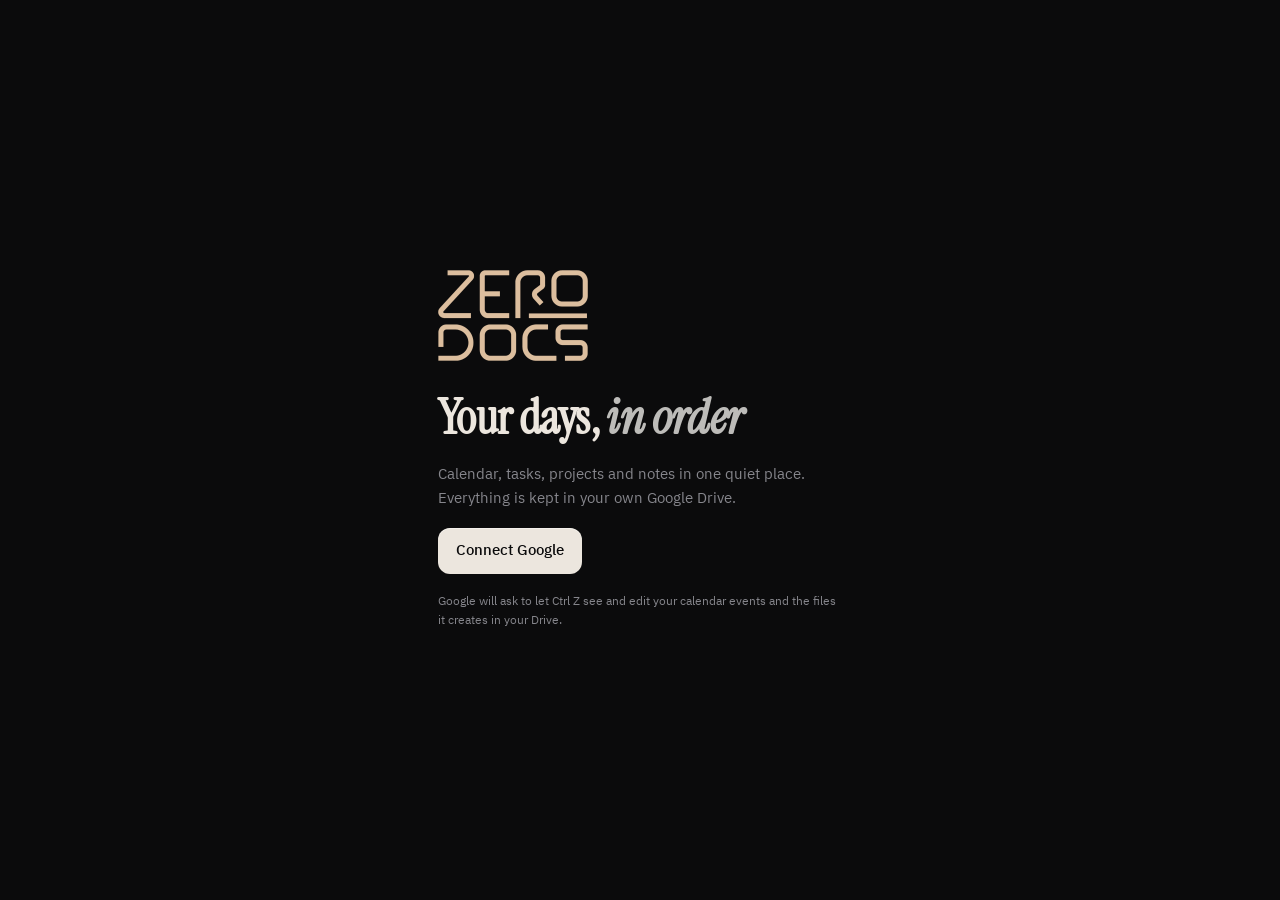
<file: index.html>
<!doctype html>
<html lang="en">
<head>
<meta charset="utf-8">
<meta name="viewport" content="width=device-width, initial-scale=1, viewport-fit=cover">
<meta name="theme-color" content="#0B0B0C">
<meta name="color-scheme" content="dark">
<meta name="application-name" content="Ctrl Z">
<meta name="apple-mobile-web-app-title" content="Ctrl Z">
<title>Zerodocs control</title>
<link rel="manifest" href="manifest.webmanifest">
<link rel="icon" href="favicon.png" type="image/png">
<link rel="apple-touch-icon" href="apple-touch-icon.png">
<link rel="preconnect" href="https://fonts.googleapis.com">
<link rel="preconnect" href="https://fonts.gstatic.com" crossorigin>
<link rel="stylesheet" href="https://fonts.googleapis.com/css2?family=IBM+Plex+Sans+Arabic:wght@300;400;500;600;700&family=IBM+Plex+Mono:wght@400;500&family=Instrument+Serif:ital@0;1&display=swap">
<link rel="stylesheet" href="styles.css">
</head>
<body>
<div id="app"></div>
<div id="sheet-root"></div>
<div id="toast" role="status" aria-live="polite"></div>
<script src="app.js"></script>
</body>
</html>
</file>
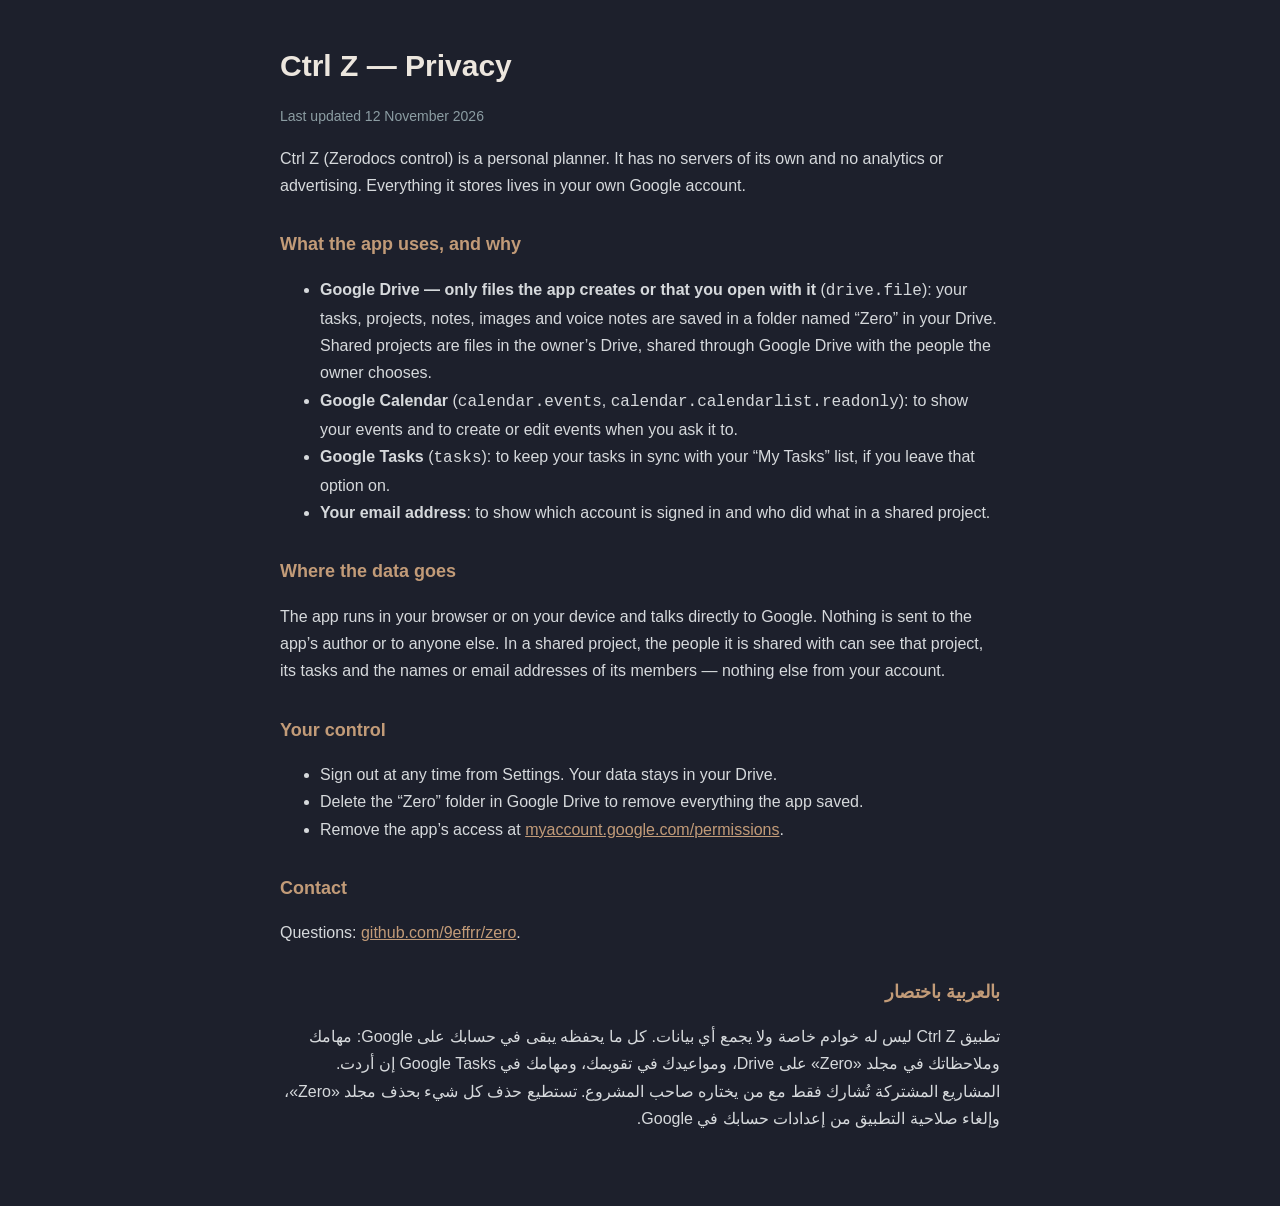
<file: privacy.html>
<!doctype html>
<html lang="en">
<head>
<meta charset="utf-8">
<meta name="viewport" content="width=device-width, initial-scale=1">
<title>Ctrl Z · Privacy</title>
<style>
  :root{--bg:#1D202C;--tx:#ECE6DE;--mut:#8C9DA3;--accent:#C29B78}
  html,body{margin:0;background:var(--bg);color:var(--tx);font:16px/1.7 -apple-system,"Segoe UI",Roboto,"Noto Sans","Noto Sans Arabic",Tahoma,sans-serif}
  main{max-width:720px;margin:0 auto;padding:40px 16px 64px}
  h1{font-size:30px;margin:0 0 6px}
  h2{font-size:18px;margin:30px 0 6px;color:var(--accent)}
  p,li{color:#d6d9dc}
  .mut{color:var(--mut);font-size:14px}
  a{color:var(--accent)}
  [dir=rtl]{font-size:16px}
</style>
</head>
<body>
<main>
  <h1>Ctrl Z — Privacy</h1>
  <p class="mut">Last updated 12 November 2026</p>

  <p>Ctrl Z (Zerodocs control) is a personal planner. It has no servers of its own and no analytics or advertising. Everything it stores lives in your own Google account.</p>

  <h2>What the app uses, and why</h2>
  <ul>
    <li><b>Google Drive — only files the app creates or that you open with it</b> (<code>drive.file</code>): your tasks, projects, notes, images and voice notes are saved in a folder named “Zero” in your Drive. Shared projects are files in the owner’s Drive, shared through Google Drive with the people the owner chooses.</li>
    <li><b>Google Calendar</b> (<code>calendar.events</code>, <code>calendar.calendarlist.readonly</code>): to show your events and to create or edit events when you ask it to.</li>
    <li><b>Google Tasks</b> (<code>tasks</code>): to keep your tasks in sync with your “My Tasks” list, if you leave that option on.</li>
    <li><b>Your email address</b>: to show which account is signed in and who did what in a shared project.</li>
  </ul>

  <h2>Where the data goes</h2>
  <p>The app runs in your browser or on your device and talks directly to Google. Nothing is sent to the app’s author or to anyone else. In a shared project, the people it is shared with can see that project, its tasks and the names or email addresses of its members — nothing else from your account.</p>

  <h2>Your control</h2>
  <ul>
    <li>Sign out at any time from Settings. Your data stays in your Drive.</li>
    <li>Delete the “Zero” folder in Google Drive to remove everything the app saved.</li>
    <li>Remove the app’s access at <a href="https://myaccount.google.com/permissions">myaccount.google.com/permissions</a>.</li>
  </ul>

  <h2>Contact</h2>
  <p>Questions: <a href="https://github.com/9effrr/zero">github.com/9effrr/zero</a>.</p>

  <div dir="rtl" lang="ar">
    <h2>بالعربية باختصار</h2>
    <p>تطبيق Ctrl Z ليس له خوادم خاصة ولا يجمع أي بيانات. كل ما يحفظه يبقى في حسابك على Google: مهامك وملاحظاتك في مجلد «Zero» على Drive، ومواعيدك في تقويمك، ومهامك في Google Tasks إن أردت. المشاريع المشتركة تُشارك فقط مع من يختاره صاحب المشروع. تستطيع حذف كل شيء بحذف مجلد «Zero»، وإلغاء صلاحية التطبيق من إعدادات حسابك في Google.</p>
  </div>
</main>
</body>
</html>
</file>
<file: styles.css>
:root{
  --bg:#0B0B0C; --deep:#060607; --s1:#151517; --s2:#1E1E21; --s3:#2B2B2F;
  --line:#1C1C1F; --line2:#2C2C30; --hair:rgba(236,230,222,.07); --hair2:rgba(236,230,222,.12);
  --tx:#ECE6DE; --tx2:#BDBCB9; --mut:#86868C; --dim:#56565B;
  --sand:#C29B78; --sand2:#DDBF9F; --beige:#E7D4BD; --ink:#0B0B0C;
  --blue:#93AFC2; --orange:#E5916B; --green:#9CC2A4; --red:#E88B7D;
  --font:"IBM Plex Sans Arabic",system-ui,-apple-system,"Segoe UI",sans-serif;
  --ar:"IBM Plex Sans Arabic",system-ui,sans-serif;
  --serif:"Instrument Serif",Georgia,"Times New Roman",serif;
  --mono:"IBM Plex Mono",ui-monospace,Menlo,monospace;
  --ease:cubic-bezier(.22,1,.36,1);
  --r:12px;
  --safe-b:env(safe-area-inset-bottom,0px);
}
*{box-sizing:border-box}
html,body{margin:0;background:var(--bg);color:var(--tx);font-family:var(--font);-webkit-font-smoothing:antialiased;-webkit-tap-highlight-color:transparent}
body{min-height:100vh;min-height:100dvh}
button,input,textarea,select{font:inherit;color:inherit}
button{cursor:pointer}
a{color:var(--blue)}
[dir=auto],.t{font-family:var(--font)}
.hide{display:none!important}
.mut{color:var(--mut)}
.or{color:var(--orange)}
.bl{color:var(--blue)}
.num{font-variant-numeric:tabular-nums}
.sr{position:absolute;width:1px;height:1px;overflow:hidden;clip:rect(0 0 0 0);white-space:nowrap}
:focus-visible{outline:2px solid var(--blue);outline-offset:2px}

/* ---------- shell ---------- */
.shell{display:flex;min-height:100vh;min-height:100dvh}
.side{display:none}
.main{flex:1;min-width:0;padding:20px 16px calc(150px + var(--safe-b))}
.bottom{position:fixed;left:0;right:0;bottom:0;z-index:20;background:rgba(11,11,12,.96);backdrop-filter:blur(12px);-webkit-backdrop-filter:blur(12px);border-top:1px solid var(--line);padding:10px 12px calc(8px + var(--safe-b))}
.tabs{display:flex;gap:2px;margin:8px -12px 0;padding:0 8px;overflow-x:auto;scrollbar-width:none;-webkit-overflow-scrolling:touch}
.tabs::-webkit-scrollbar{display:none}
.tabs button{flex:0 0 auto;background:none;border:0;color:var(--mut);font-size:13px;padding:8px 12px;min-height:40px;border-radius:10px;white-space:nowrap;display:inline-flex;align-items:center;gap:6px}
.tabs button.on{color:var(--tx);font-weight:500;background:var(--s1)}

/* ---------- quick add ---------- */
.qa{display:flex;align-items:center;gap:8px;background:var(--s1);border:1px solid var(--line2);border-radius:14px;padding:0 6px 0 14px;height:50px}
.qa input{flex:1;min-width:0;background:transparent;border:0;outline:0;font-size:16px;font-family:var(--font)}
.qa input::placeholder{color:var(--mut)}
.qa .go{width:38px;height:38px;border-radius:10px;border:0;background:var(--tx);color:var(--bg);display:flex;align-items:center;justify-content:center;flex-shrink:0}
.qa-prev{display:flex;flex-wrap:wrap;gap:6px;padding:6px 2px 0}
.qa-prev:empty{display:none}
.chip{font-size:12px;padding:4px 8px;border-radius:7px;background:var(--s2);color:var(--tx2);display:inline-flex;align-items:center;gap:5px;border:0}
.chip.or{background:rgba(229,145,107,.16);color:#F0B092}
.chip.bl{background:rgba(147,175,194,.16);color:#C4D5E0}

/* ---------- headers ---------- */
.hdr{display:flex;justify-content:space-between;align-items:center;gap:12px;margin-bottom:16px}
.hdr h1{margin:0;font-size:26px;font-weight:600;letter-spacing:-.4px}
.hdr h1 span{color:var(--mut);font-weight:400}
.hdr .sub{font-size:13px;color:var(--mut);margin-bottom:2px}
.ib{width:40px;height:40px;border-radius:20px;border:0;background:transparent;color:var(--mut);display:inline-flex;align-items:center;justify-content:center;padding:0;flex-shrink:0}
.ib:hover{background:var(--s1);color:var(--tx)}
.ib.ring{border:1px solid var(--line2);background:var(--s1)}
.row{display:flex;align-items:center;gap:4px}
.pill{height:32px;padding:0 12px;border-radius:16px;border:1px solid var(--line2);background:var(--s1);color:var(--tx2);font-size:13px}
.sync-dot{width:7px;height:7px;border-radius:4px;background:var(--dim);display:inline-block}
.sync-dot.ok{background:var(--green)}.sync-dot.busy{background:var(--blue)}.sync-dot.err{background:var(--orange)}

/* ---------- sections ---------- */
.sec{margin-top:22px}
.sec-h{display:flex;justify-content:space-between;align-items:center;margin:0 0 8px}
.sec-h h2{margin:0;font-size:12px;font-weight:600;letter-spacing:1.2px;color:var(--mut);text-transform:uppercase}
.sec-h h2.or{color:var(--orange)}
.sec-h .mut{font-size:12px}
.day-title{margin:0 0 10px;font-size:15px;font-weight:600}
.empty{font-size:14px;color:var(--mut);padding:6px 0}

/* ---------- calendar ---------- */
.cal-wd{display:grid;grid-template-columns:repeat(7,minmax(0,1fr))}
.cal-wd>span{text-align:center;font-size:11px;font-weight:500;color:var(--mut);padding:4px 0}
.cal{display:grid;grid-template-columns:repeat(7,minmax(0,1fr));gap:2px}
.cell{border:0;background:transparent;padding:4px 0 2px;display:flex;flex-direction:column;align-items:center;gap:4px;min-height:52px;border-radius:10px;min-width:0}
.cell .n{width:28px;height:28px;border-radius:14px;display:flex;align-items:center;justify-content:center;font-size:14px;color:var(--tx)}
.cell.out .n{color:var(--dim)}
.cell.sel .n{box-shadow:inset 0 0 0 1px var(--tx)}
.cell.today .n{background:var(--tx);color:var(--bg);font-weight:600;box-shadow:none}
.dots{display:flex;gap:3px;height:5px}
.dots i{width:5px;height:5px;border-radius:3px;display:block}
.chips{display:none}
.legend{display:flex;gap:14px;justify-content:center;padding-top:8px;flex-wrap:wrap}
.legend span{display:flex;align-items:center;gap:6px;font-size:11px;color:var(--mut)}
.legend i{width:6px;height:6px;border-radius:3px;display:block}
.k-ev{background:var(--blue)}.k-task{background:var(--mut)}.k-urgent{background:var(--orange)}

/* ---------- items ---------- */
.ev{display:flex;gap:12px;align-items:stretch;background:var(--s1);border:1px solid var(--line);border-radius:var(--r);padding:10px 12px;margin-bottom:8px;width:100%;text-align:left}
.ev .bar{width:3px;border-radius:2px;flex-shrink:0}
.ev .b{display:flex;flex-direction:column;gap:2px;min-width:0;flex:1}
.ev .tt{font-size:15px;font-family:var(--ar);overflow-wrap:anywhere}
.ev .mt{font-size:12px;color:var(--mut)}
.task{display:flex;gap:12px;align-items:flex-start;padding:8px 0;width:100%}
.task .chk{width:22px;height:22px;border-radius:11px;border:1.5px solid var(--line2);background:transparent;padding:0;margin-top:1px;flex-shrink:0;display:flex;align-items:center;justify-content:center;color:var(--mut)}
.task .chk.urg{border-color:var(--orange)}
.task .chk.done{border:0;background:var(--s3)}
.task .chk:hover{border-color:var(--tx)}
.task .b{display:flex;flex-direction:column;gap:3px;min-width:0;flex:1;background:none;border:0;padding:0;text-align:left;color:inherit}
.task .tt{font-size:15px;font-family:var(--ar);overflow-wrap:anywhere;line-height:1.4}
.task.isdone .tt{color:var(--mut);text-decoration:line-through}
.task .mt{font-size:12px;color:var(--mut);display:flex;align-items:center;gap:4px;flex-wrap:wrap}
.task.ghost{opacity:.55}
.add-row{display:grid;grid-template-columns:1fr 1fr;gap:8px;margin-top:4px}
.dash{height:42px;border:1px dashed var(--line2);border-radius:10px;background:transparent;color:var(--mut);font-size:13px}
.dash:hover{color:var(--tx);border-color:var(--line2)}

/* ---------- cards / lists ---------- */
.card{background:var(--s1);border:1px solid var(--line);border-radius:14px}
.plist{display:flex;flex-direction:column;gap:10px}
.pcard{display:flex;flex-direction:column;gap:10px;padding:14px 16px;text-align:left;width:100%}
.pcard .nm{font-size:16px;font-weight:600;font-family:var(--ar)}
.prog{height:4px;border-radius:2px;background:var(--line);overflow:hidden}
.prog i{display:block;height:4px;background:var(--tx)}
.stage{margin-top:22px}
.stage-h{display:flex;justify-content:space-between;align-items:center;gap:10px;margin-bottom:4px}
.stage-h input{background:transparent;border:0;outline:0;font-size:15px;font-weight:600;flex:1;min-width:0;padding:4px 0;font-family:var(--ar)}
.inline-add{display:flex;align-items:center;gap:10px;height:44px;color:var(--mut);font-size:14px}
.inline-add input{flex:1;background:transparent;border:0;outline:0;font-size:15px;min-width:0;font-family:var(--ar)}
.inline-add svg{flex-shrink:0}

/* ---------- forms ---------- */
.field{display:flex;justify-content:space-between;align-items:center;padding:0 14px;min-height:48px;border-bottom:1px solid var(--line);gap:12px}
.field:last-child{border-bottom:0}
.field label,.field .lb{font-size:14px;color:var(--mut);flex-shrink:0}
.field input,.field select{background:transparent;border:0;outline:0;font-size:14px;text-align:right;min-width:0;color:var(--tx);color-scheme:dark}
.field select{appearance:none;-webkit-appearance:none;padding-right:2px;cursor:pointer}
.field select option{background:var(--s1)}
.sw{position:relative;width:44px;height:26px;border-radius:13px;background:var(--s3);border:0;padding:0;flex-shrink:0}
.sw::after{content:"";position:absolute;top:3px;left:3px;width:20px;height:20px;border-radius:10px;background:var(--mut);transition:transform .15s}
.sw.on{background:rgba(242,166,90,.35)}
.sw.on::after{transform:translateX(18px);background:var(--orange)}
.sw.on.blue{background:rgba(122,162,255,.35)}.sw.on.blue::after{background:var(--blue)}
.ta{width:100%;min-height:90px;background:var(--s1);border:1px solid var(--line);border-radius:12px;padding:12px 14px;outline:0;font-size:15px;line-height:1.6;resize:vertical;font-family:var(--ar);color:var(--tx2)}
.ta:focus,.tin:focus{border-color:var(--line2)}
.tin{width:100%;height:46px;background:var(--s1);border:1px solid var(--line);border-radius:12px;padding:0 14px;outline:0;font-size:15px;font-family:var(--ar)}
.btn{height:48px;border-radius:12px;border:1px solid var(--line2);background:var(--s1);color:var(--tx);font-size:15px;padding:0 18px;display:inline-flex;align-items:center;justify-content:center;gap:8px}
.btn.pri{background:var(--tx);color:var(--bg);border:0;font-weight:500}
.btn.danger{color:var(--red);background:transparent;border-color:transparent}
.btn.full{width:100%}
.btn:disabled{opacity:.5}
.seg{display:grid;grid-auto-flow:column;grid-auto-columns:1fr;gap:4px;background:var(--s1);border:1px solid var(--line);border-radius:12px;padding:4px}
.seg button{height:36px;border:0;border-radius:8px;background:transparent;color:var(--mut);font-size:13px}
.seg button.on{background:var(--s3);color:var(--tx);font-weight:500}
.quick{display:flex;gap:6px;flex-wrap:wrap;padding:8px 0 0}

/* ---------- sheet ---------- */
.sheet-bg{position:fixed;inset:0;z-index:50;background:rgba(0,0,0,.55);animation:fade .15s}
.sheet{position:fixed;z-index:51;inset:0;background:var(--bg);overflow-y:auto;-webkit-overflow-scrolling:touch;padding:12px 18px calc(40px + var(--safe-b));animation:up .18s ease-out}
.sheet-top{display:flex;justify-content:space-between;align-items:center;margin:0 -10px 10px;min-height:44px}
.sheet-top .crumb{font-size:13px;color:var(--mut);text-align:center;flex:1;overflow:hidden;text-overflow:ellipsis;white-space:nowrap}
.title-in{width:100%;background:transparent;border:0;outline:0;font-size:22px;font-weight:600;line-height:1.35;resize:none;font-family:var(--ar);padding:0;overflow:hidden}
.sub{display:flex;align-items:center;gap:12px;min-height:42px}
.sub .box{width:20px;height:20px;border-radius:6px;border:1.5px solid var(--line2);background:transparent;padding:0;flex-shrink:0;display:flex;align-items:center;justify-content:center;color:var(--mut)}
.sub .box.on{background:var(--s3);border:0}
.sub input{flex:1;background:transparent;border:0;outline:0;font-size:15px;min-width:0;font-family:var(--ar)}
.sub.on input{color:var(--mut);text-decoration:line-through}
.sub .x{opacity:0}
.sub:hover .x,.sub:focus-within .x{opacity:1}
@keyframes up{from{transform:translateY(16px)}to{transform:none}}
@keyframes fade{from{opacity:0}}

/* ---------- review ---------- */
.stats{display:grid;grid-template-columns:repeat(2,minmax(0,1fr));gap:10px}
.stat{padding:14px;display:flex;flex-direction:column;gap:4px}
.stat .k{font-size:12px;color:var(--mut)}
.stat .v{font-size:26px;font-weight:600;font-variant-numeric:tabular-nums}
.stat .s{font-size:12px;color:var(--mut)}
.bars{display:flex;flex-direction:column;gap:14px}
.bars .l{display:flex;justify-content:space-between;font-size:14px;margin-bottom:6px;gap:10px}
.bars .t{height:6px;border-radius:3px;background:var(--line)}
.bars .t i{display:block;height:6px;border-radius:3px;background:var(--tx)}

/* ---------- welcome ---------- */
.welcome{min-height:100vh;min-height:100dvh;display:flex;flex-direction:column;justify-content:center;align-items:flex-start;gap:18px;padding:32px 28px;max-width:460px;margin:0 auto}
.brand-logo{display:block;width:150px;height:auto;margin-bottom:6px}
.side-logo{display:block;width:66px;height:auto}
.mob-top{display:flex;align-items:center;justify-content:space-between;margin:0 0 14px}
.mob-logo{display:block;width:52px;height:auto;opacity:.95}
.welcome .logo{width:56px;height:56px;border-radius:16px;background:var(--s1);border:1px solid var(--line2);display:flex;align-items:center;justify-content:center}
.welcome h1{margin:0;font-size:34px;font-weight:600;letter-spacing:-.6px}
.welcome p{margin:0;color:var(--mut);font-size:15px;line-height:1.6}

#toast{position:fixed;left:50%;bottom:calc(140px + var(--safe-b));transform:translateX(-50%);z-index:80;background:var(--s2);border:1px solid var(--line2);color:var(--tx);font-size:14px;padding:10px 16px;border-radius:12px;opacity:0;pointer-events:none;transition:opacity .2s;max-width:90vw;text-align:center}
#toast.show{opacity:1}

.wd-l{display:none}
/* ---------- desktop / tablet ---------- */
@media (min-width:900px){
  .side{display:flex;flex-direction:column;gap:2px;width:220px;flex-shrink:0;padding:24px 14px;border-right:1px solid var(--line);position:sticky;top:0;height:100vh;height:100dvh;overflow-y:auto}
  .side .brand{font-size:18px;font-weight:600;letter-spacing:-.3px;padding:0 12px 18px;display:flex;align-items:center;justify-content:space-between}
  .side .nav{display:flex;justify-content:space-between;align-items:center;padding:9px 12px;border-radius:10px;border:0;background:transparent;color:var(--mut);font-size:14px;text-align:left;width:100%}
  .side .nav:hover{color:var(--tx)}
  .side .nav.on{background:var(--s1);color:var(--tx)}
  .side .grp{font-size:11px;font-weight:600;letter-spacing:1.2px;color:var(--mut);padding:22px 12px 6px}
  .side .nav .c{font-size:12px;color:var(--mut)}
  .side .foot{margin-top:auto;padding:16px 12px 0;font-size:12px;color:var(--mut);display:flex;align-items:center;gap:8px}
  .bottom{display:none}
  .main{padding:24px 28px 40px}
  .qa-top{display:block;margin-bottom:18px;max-width:560px}
  .home{display:grid;grid-template-columns:minmax(0,1fr) 330px;gap:28px;align-items:start}
  .home .right{position:sticky;top:24px}
  .home .right .sec:first-child{margin-top:0}
  .cal-wd{border-top:1px solid var(--line);border-left:1px solid var(--line)}
  .cal-wd>span{text-align:left;padding:8px 10px;border-right:1px solid var(--line);border-bottom:1px solid var(--line);font-size:11px;font-weight:600;letter-spacing:1px}
  .cal{gap:0;border-left:1px solid var(--line)}
  .cell{border-radius:0;border-right:1px solid var(--line);border-bottom:1px solid var(--line);align-items:stretch;padding:6px;min-height:112px;gap:3px}
  .cell .n{width:26px;height:26px;font-size:13px;color:var(--tx2)}
  .cell.sel{background:var(--s1)}
  .cell.sel .n{box-shadow:none}
  .cell.today .n{color:var(--bg)}
  .cell:hover{background:var(--s1)}
  .cell.sel:hover{background:var(--s1)}
  .dots{display:none}
  .chips{display:flex;flex-direction:column;gap:3px;min-width:0}
  .chips span{display:block;font-size:11px;line-height:1.3;padding:3px 6px;border-radius:5px;white-space:nowrap;overflow:hidden;text-overflow:ellipsis;text-align:start;font-family:var(--ar)}
  .chips .c-ev{background:rgba(147,175,194,.18);color:#C4D5E0}
  .chips .c-task{background:var(--s2);color:var(--tx2)}
  .chips .c-urgent{background:rgba(229,145,107,.18);color:#F0B092}
  .chips .c-done{background:transparent;color:var(--mut);text-decoration:line-through}
  .chips .more{font-size:11px;color:var(--mut);padding-left:4px}
  .legend{justify-content:flex-end;padding:0}
  .sheet-bg{background:rgba(0,0,0,.35)}
  .sheet{left:auto;width:440px;border-left:1px solid var(--line2);padding:16px 26px 40px;animation:side .18s ease-out}
  @keyframes side{from{transform:translateX(16px);opacity:0}to{transform:none;opacity:1}}
  .narrow{max-width:760px}
  .mob{display:none!important}
  .mob-top{display:none}
  .wd-s{display:none}.wd-l{display:inline}
  #toast{bottom:32px}
}
@media (min-width:900px) and (max-width:1150px){
  .home{grid-template-columns:minmax(0,1fr)}
  .home .right{position:static}
}
@media (max-width:899px){
  .qa-top{display:none}
}

/* sections, notes, images */
.adot{width:8px;height:8px;border-radius:4px;display:inline-block;flex-shrink:0}
.achip{display:inline-flex;align-items:center;gap:4px}
.area-h{display:flex;align-items:center;gap:12px}
.area-h .adot{width:12px;height:12px;border-radius:6px}
.inline-add .ia-go{border:0;background:var(--s2);color:var(--tx);border-radius:8px;height:32px;padding:0 12px;font-size:13px;flex-shrink:0;font-family:var(--font)}
.inline-add input:placeholder-shown + .ia-go{color:var(--mut);background:transparent}
.plist{display:flex;flex-direction:column;gap:8px}
.note-row{display:flex;flex-direction:column;width:100%;text-align:start;padding:12px 14px;margin-bottom:8px;gap:3px}
.note-row .t{font-size:15px;font-weight:500;font-family:var(--ar);white-space:nowrap;overflow:hidden;text-overflow:ellipsis;width:100%}
.note-row .p{font-size:13px;color:var(--mut);font-family:var(--ar);display:-webkit-box;-webkit-line-clamp:2;-webkit-box-orient:vertical;overflow:hidden;white-space:pre-line;width:100%;line-height:1.5}
.note-row .d{font-size:11px;color:var(--mut);margin-top:4px}
.note-sheet{display:flex;flex-direction:column}
.note-ta{flex:1;width:100%;min-height:60vh;background:transparent;border:0;outline:0;color:var(--tx);font-size:17px;line-height:1.75;font-family:var(--ar);resize:none;padding:6px 2px}
.imgs{display:grid;grid-template-columns:repeat(3,minmax(0,1fr));gap:8px;margin-top:10px}
.imgs .ph{aspect-ratio:1;border-radius:10px;overflow:hidden;border:1px solid var(--line);background:var(--s1);padding:0;position:relative}
.imgs img{width:100%;height:100%;object-fit:cover;display:block}
.ph.missing{background:repeating-linear-gradient(45deg,var(--s1),var(--s1) 6px,var(--s2) 6px,var(--s2) 12px)}
.imgs .pend{position:absolute;left:4px;bottom:4px;font-size:10px;background:rgba(0,0,0,.65);padding:2px 6px;border-radius:6px;color:#fff}
.img-add{display:flex;align-items:center;justify-content:center;gap:8px;height:44px;border:1px dashed var(--line2);border-radius:12px;color:var(--mut);font-size:14px;margin-top:10px;cursor:pointer}
.img-add input{position:absolute;width:1px;height:1px;opacity:0;pointer-events:none}
.viewer img{width:100%;height:auto;border-radius:12px;display:block;background:var(--s1);min-height:120px}
.rsel{display:grid;grid-template-columns:1fr 1fr;gap:8px;margin-bottom:10px}
.rsel select,.mini-sel{width:100%;height:42px;background:var(--s1);border:1px solid var(--line);color:var(--tx);border-radius:12px;padding:0 10px;font-size:14px;color-scheme:dark;font-family:var(--font)}
.mini-sel{width:auto;height:30px;border-radius:8px;font-size:13px}
@media (min-width:900px){ .side .grp:empty{padding:10px 0 0} }

/* ---------- theme: navy · sand · slate (clean, soft, rounded) ---------- */
::selection{background:rgba(194,155,120,.35)}
:focus-visible{outline-color:var(--sand)}
a{color:var(--sand2)}
.ib{background:var(--deep);color:var(--tx2);width:42px;height:42px;border-radius:21px}
.ib:hover{background:var(--s1);color:var(--sand2)}
.pill{height:34px;border-radius:17px;border:0;background:var(--deep);color:var(--sand2);font-weight:500;padding:0 14px}
.btn{border-radius:24px;border:0;background:var(--s1);height:50px}
.btn.pri{background:var(--sand);color:var(--ink);font-weight:600}
.btn.danger{color:var(--red)}
.card{background:var(--s1);border:0;border-radius:18px;box-shadow:0 8px 24px -16px rgba(0,0,0,.6)}
.ev{background:var(--s1);border:0;border-radius:16px}
.k-ev,.ev .bar{background:var(--blue)}
.task .chk{border-color:var(--s3);border-width:2px}
.task .chk.done{background:var(--sand);color:var(--ink)}
.task .chk.urg{border-color:var(--orange)}
.sub .box.on{background:var(--sand);color:var(--ink)}
.prog{height:6px;border-radius:3px;background:var(--deep)}
.prog i{height:6px;border-radius:3px;background:linear-gradient(90deg,var(--s3),var(--sand))}
.bars .t{background:var(--deep)}
.bars .t i{background:linear-gradient(90deg,var(--s3),var(--sand))}
/* toggles: deep track, sand when on */
.sw{width:50px;height:30px;border-radius:15px;background:var(--deep)}
.sw::after{top:4px;left:4px;width:22px;height:22px;border-radius:11px;background:var(--s3)}
.sw.on,.sw.on.blue{background:var(--sand)}
.sw.on::after,.sw.on.blue::after{transform:translateX(20px);background:var(--ink)}
.seg{background:var(--deep);border:0;border-radius:24px;padding:5px}
.seg button{border-radius:20px;height:36px}
.seg button.on{background:var(--sand);color:var(--ink);font-weight:600}
.qa{background:var(--s1);border:0;border-radius:24px;height:52px;padding-left:18px}
.qa .go{width:40px;height:40px;border-radius:20px;background:var(--sand);color:var(--ink)}
.tabs button{border-radius:20px;color:var(--mut)}
.tabs button.on{background:var(--deep);color:var(--sand2);font-weight:600}
.cell.today .n{background:var(--sand);color:var(--ink)}
.cell.sel .n{box-shadow:inset 0 0 0 1.5px var(--sand)}
.dash{border-radius:18px;border-color:var(--line2)}
.tin,.ta{background:var(--s1);border:0;border-radius:16px}
.rsel select,.mini-sel{background:var(--s1);border:0;border-radius:20px}
.sheet{background:var(--bg)}
.sheet-bg{background:rgba(10,12,18,.6)}
.field{border-bottom-color:var(--line)}
.stat .v{color:var(--sand2)}
.pcard .nm{color:var(--tx)}
.inline-add .ia-go{background:var(--sand);color:var(--ink);border-radius:16px;font-weight:600}
.inline-add input:placeholder-shown + .ia-go{background:var(--deep);color:var(--mut)}
.img-add{border-radius:18px}
.imgs .ph{border:0;border-radius:14px}
.sync-dot.ok{background:var(--sand)}
@media (min-width:900px){
  .side{background:var(--deep);border-right:0}
  .side .nav{border-radius:14px}
  .side .nav.on{background:var(--s1);color:var(--sand2)}
  .cell.sel{background:var(--s1)}
}

/* ---------- notes: card grid + full-page writer ---------- */
.ngrid{display:grid;grid-template-columns:repeat(2,minmax(0,1fr));gap:10px}
.ncard{display:flex;flex-direction:column;gap:8px;text-align:start;padding:16px;border:0;border-radius:20px;background:var(--s1);min-height:132px;color:var(--tx);box-shadow:0 8px 24px -16px rgba(0,0,0,.6)}
.ncard.first{grid-column:1/-1;min-height:120px;background:linear-gradient(135deg,var(--sand) 0%,#A88C7A 45%,var(--s3) 100%);color:var(--ink)}
.ncard .t{font-size:16px;font-weight:600;font-family:var(--ar);line-height:1.35;display:-webkit-box;-webkit-line-clamp:2;-webkit-box-orient:vertical;overflow:hidden;width:100%}
.ncard .p{font-size:13px;color:var(--mut);font-family:var(--ar);line-height:1.55;display:-webkit-box;-webkit-line-clamp:4;-webkit-box-orient:vertical;overflow:hidden;white-space:pre-line;width:100%}
.ncard.first .p{color:rgba(11,11,12,.75)}
.ncard .d{margin-top:auto;font-size:11px;color:var(--dim)}
.ncard.first .d{color:rgba(11,11,12,.6)}
.writer{position:fixed;inset:0;z-index:60;background:var(--bg);display:flex;flex-direction:column;padding:calc(10px + env(safe-area-inset-top,0px)) 0 0}
.writer .bar{display:flex;align-items:center;justify-content:space-between;gap:10px;padding:0 14px 8px}
.writer .meta{font-size:12px;color:var(--mut);text-align:center;flex:1}
.writer .body{flex:1;overflow-y:auto;-webkit-overflow-scrolling:touch;padding:6px 22px calc(40px + var(--safe-b));max-width:760px;width:100%;margin:0 auto}
.writer .wt{width:100%;background:transparent;border:0;outline:0;color:var(--tx);font-size:26px;font-weight:600;font-family:var(--ar);line-height:1.35;padding:6px 0 10px;resize:none;overflow:hidden}
.writer .wt::placeholder,.writer .wb::placeholder{color:var(--dim)}
.writer .wb{width:100%;min-height:70vh;background:transparent;border:0;outline:0;color:var(--tx2);font-size:18px;line-height:1.85;font-family:var(--ar);resize:none;padding:0;overflow:hidden}
.writer .rule{height:3px;width:44px;border-radius:2px;background:var(--sand);margin:0 0 16px}
.chip{border-radius:12px;padding:5px 10px}

/* ---------- project board ---------- */
.pview{max-width:1120px}
.pview > .stage, .pview > .sec, .pview > .sec-h, .pview > div:last-child{max-width:760px}
.kboard{display:grid;grid-template-columns:repeat(3,minmax(0,1fr));gap:12px;margin:18px 0 6px;align-items:start}
.kcol{background:var(--deep);border:1px solid var(--line);border-radius:16px;padding:10px;min-height:120px;display:flex;flex-direction:column;gap:8px;transition:border-color .15s,background .15s}
.kcol.over{border-color:var(--sand);background:#121214}
.kh{display:flex;justify-content:space-between;align-items:center;padding:2px 4px 4px;font-size:13px;font-weight:600;letter-spacing:.02em;color:var(--tx2)}
.kh span:first-child::before{content:'';display:inline-block;width:8px;height:8px;border-radius:50%;margin-inline-end:8px;vertical-align:1px;background:var(--mut)}
.k-doing .kh span:first-child::before{background:var(--sand)}
.k-done .kh span:first-child::before{background:var(--green)}
.kn{background:var(--s1);color:var(--mut);font-size:12px;padding:2px 9px;border-radius:20px}
.klist{display:flex;flex-direction:column;gap:8px}
.kempty{font-size:12px;color:var(--dim);text-align:center;padding:14px 0;border:1px dashed var(--line2);border-radius:12px}
.kcard{background:var(--s1);border:1px solid var(--line2);border-radius:12px;padding:10px 10px 8px;cursor:grab}
.kcard.urg{border-inline-start:3px solid var(--orange)}
.kcard.drag{opacity:.45}
.k-done .kcard{opacity:.7}
.k-done .kcard .tt{text-decoration:line-through;text-decoration-color:var(--dim)}
.kb{display:block;width:100%;background:none;border:0;padding:0;text-align:start;color:var(--tx);font:inherit;cursor:pointer}
.kb .tt{display:block;font-size:14px;line-height:1.35;overflow-wrap:anywhere}
.km{display:block;margin-top:4px;font-size:11.5px;color:var(--mut)}
.km .or{color:var(--orange)}
.kst{background:var(--s3);color:var(--tx2);padding:1px 7px;border-radius:6px}
.kbtns{display:flex;gap:6px;justify-content:flex-end;margin-top:8px}
.kmv{background:var(--deep);border:1px solid var(--line2);color:var(--tx2);font-size:12px;padding:5px 10px;border-radius:20px;cursor:pointer;min-height:30px}
.kmv.ok{background:var(--sand);border-color:var(--sand);color:var(--ink);font-weight:600}
.kadd{margin:0;border-radius:12px}
@media (max-width:899px){
  .kboard{display:flex;overflow-x:auto;scroll-snap-type:x mandatory;-webkit-overflow-scrolling:touch;margin:16px -16px 6px;padding:0 16px 6px;scrollbar-width:none}
  .kboard::-webkit-scrollbar{display:none}
  .kcol{flex:0 0 82%;scroll-snap-align:center}
}

/* ---------- bottom bar: bigger, clearer toggles ---------- */
@media (max-width:899px){
  .bottom{padding-top:10px}
  .bottom .tabs{gap:8px;margin:10px -12px 0;padding:2px 12px 4px}
  .bottom .tabs button{font-size:15px;font-weight:500;min-height:46px;padding:0 18px;border-radius:23px;background:var(--s1);border:1px solid var(--line2);color:var(--tx2)}
  .bottom .tabs button.on{background:var(--sand);border-color:var(--sand);color:var(--ink);font-weight:700;box-shadow:0 4px 14px rgba(194,155,120,.28)}
  .bottom .tabs button.on .adot,.bottom .tabs button.on i{filter:brightness(.55)}
  .main{padding-bottom:calc(172px + var(--safe-b))}
  #toast{bottom:calc(160px + var(--safe-b))}
}

/* ---------- handwriting (pen notes from the tablet) ---------- */
.ncard .nthumb{display:block;width:100%;height:88px;border-radius:12px;background:var(--bg)}
.inkw .body{max-width:none;width:100%;padding:0;overflow:auto}
.inkw .page{position:relative;margin:0 auto;overflow:hidden;--u:0.76px}
.inkw .wt{font-size:calc(var(--u)*34);line-height:1.35;padding:calc(var(--u)*22) calc(var(--u)*30) calc(var(--u)*13)}
.inkw .rule{width:calc(var(--u)*58);height:max(2px,calc(var(--u)*4));margin:0 0 calc(var(--u)*21) calc(var(--u)*30)}
.inkw .wb{min-height:0;font-size:calc(var(--u)*24);line-height:1.85;padding:0 calc(var(--u)*30) calc(var(--u)*40)}
.inkw canvas{position:absolute;left:0;top:0;pointer-events:none}

/* ---------- home: sections at a glance ---------- */
.pulse{display:flex;gap:8px;overflow-x:auto;scrollbar-width:none;margin:0 -16px 14px;padding:0 16px;-webkit-overflow-scrolling:touch;scroll-snap-type:x proximity;scroll-padding:0 16px}
.pulse::-webkit-scrollbar{display:none}
.pz{flex:0 0 auto;min-width:128px;display:flex;flex-direction:column;gap:5px;text-align:start;background:var(--s1);border:1px solid var(--line);border-radius:12px;padding:8px 11px 9px;color:var(--tx);scroll-snap-align:start}
.pz:hover{border-color:var(--line2)}
.pz .pn{display:flex;align-items:center;gap:6px;font-size:12px;font-weight:500;white-space:nowrap}
.pz .pn .adot{width:7px;height:7px}
.pz .pc{font-size:11px;color:var(--mut);white-space:nowrap}
.pz .pc b{color:var(--tx);font-weight:600;font-size:12px}
.pz .pc em{font-style:normal;color:var(--orange)}
.pz .pt{display:block;height:3px;border-radius:2px;background:var(--deep)}
.pz .pt i{display:block;height:3px;border-radius:2px;background:linear-gradient(90deg,var(--s3),var(--sand))}
@media (min-width:900px){
  .pulse{display:grid;grid-template-columns:repeat(auto-fit,minmax(128px,1fr));overflow:visible;margin:0 0 18px;padding:0}
  .home .right{position:static}
}
.alltasks .seg{margin-top:2px}

/* ---------- to-do lists & trackers ---------- */
.add3{display:flex;gap:8px;flex-wrap:wrap;margin:-4px 0 4px}
.lcard{padding:12px 14px 6px}
.lh{display:flex;align-items:center;gap:8px}
.lname{flex:1;min-width:0;background:none;border:0;padding:0;text-align:start;font-size:15px;font-weight:600;font-family:var(--ar);color:var(--tx);overflow:hidden;text-overflow:ellipsis;white-space:nowrap}
.lmeta{display:inline-flex;align-items:center;gap:4px;font-size:12px;color:var(--mut);white-space:nowrap}
.lh .ib{width:34px;height:34px}
.litem{display:flex;align-items:center;gap:10px;min-height:42px;border-top:1px solid var(--line)}
.lcard .litem:first-of-type{border-top:0}
.litem .chk{width:22px;height:22px;border-radius:7px;border:1.5px solid var(--line2);background:transparent;padding:0;flex-shrink:0;display:flex;align-items:center;justify-content:center;color:var(--ink)}
.litem .chk.done{border:0;background:var(--green)}
.litem .lt{flex:1;min-width:0;font-size:14px;font-family:var(--ar);line-height:1.4}
.litem.isdone .lt{color:var(--mut)}
.lhist{display:flex;gap:3px;flex-shrink:0}
.lhist i{width:7px;height:7px;border-radius:2px;background:var(--deep)}
.lhist i.on{background:var(--green)}
.lhist i.now{outline:1px solid var(--line2);outline-offset:1px}
.ltrend{display:flex;align-items:flex-end;gap:4px;height:26px;margin:8px 0 6px}
.ltrend span{flex:1;height:100%;display:flex;align-items:flex-end;background:var(--deep);border-radius:3px}
.ltrend i{display:block;width:100%;border-radius:3px;background:var(--green);opacity:.75}
.ltrend i.zero{background:transparent}
.sheet .litem .ib{width:34px;height:34px}
.sheet .litem .ib svg{transform:rotate(90deg)}

/* ================= livelier home (v10) ================= */
.desk{display:none}
@media (min-width:900px){ .desk{display:block} .note-add .qa{max-width:620px} }
/* header banner: thin, full width */
.hero{margin:0 0 12px;border-radius:14px;overflow:hidden;background:#1a1a1a}
.hero img{display:block;width:100%;aspect-ratio:1600/255;object-fit:cover;object-position:center}
@media (min-width:900px){ .hero img{aspect-ratio:auto;height:92px} .hero{margin-bottom:16px} }
/* section tiles: a shade darker than the page */
.pz{background:var(--deep);border-color:transparent}
.pz:hover{border-color:var(--line2)}

/* calendar: a panel a shade darker than the page */
.calp{background:var(--deep);border-radius:22px;padding:14px 10px 12px;box-shadow:0 10px 30px -18px rgba(0,0,0,.7)}
.calp .hdr{padding:0 6px}
.calp .ib{background:var(--s1)}
@media (min-width:900px){
  .calp{padding:18px 18px 14px}
  .calp .cell.sel,.calp .cell:hover,.calp .cell.sel:hover{background:var(--s1)}
}

/* task stats */
.hstats{display:grid;grid-template-columns:repeat(3,minmax(0,1fr));gap:8px}
.hring{grid-column:1/-1;display:flex;align-items:center;gap:16px;padding:14px 16px;background:linear-gradient(135deg,#2E3446 0%,#222736 100%)}
.rwrap{position:relative;width:96px;height:96px;flex-shrink:0}
.rwrap .rnum{position:absolute;inset:0;display:flex;flex-direction:column;align-items:center;justify-content:center;line-height:1.1}
.rwrap .rnum b{font-size:26px;font-weight:700;color:var(--tx)}
.rwrap .rnum span{font-size:11px;color:var(--mut)}
.rinfo{flex:1;min-width:0;display:flex;flex-direction:column;gap:2px}
.rinfo .k{font-size:15px;font-weight:600;color:var(--sand2)}
.rinfo .s{font-size:12px;color:var(--mut)}
.wk{display:flex;gap:6px;margin-top:10px}
.wk span{flex:1;height:44px;position:relative;padding-bottom:14px;display:flex;justify-content:center;align-items:flex-end}
.wk i{display:block;width:100%;max-width:16px;border-radius:4px;background:var(--sand)}
.wk i.z{background:var(--s2)}
.wk i.now{background:var(--sand2)}
.wk em{position:absolute;bottom:0;left:0;right:0;text-align:center;font-size:9px;font-style:normal;color:var(--dim)}
.hst{display:flex;flex-direction:column;gap:2px;text-align:start;padding:12px 13px;color:var(--tx);border:0}
.hst .k{font-size:12px;color:var(--mut)}
.hst .v{font-size:26px;font-weight:700;font-variant-numeric:tabular-nums;line-height:1.15}
.hst .s{font-size:11px;color:var(--mut);line-height:1.3}
.hst.c-open{background:linear-gradient(160deg,rgba(147,175,194,.2),var(--s1) 65%)}.hst.c-open .v{color:var(--blue)}
.hst.c-done{background:linear-gradient(160deg,rgba(156,194,164,.2),var(--s1) 65%)}.hst.c-done .v{color:var(--green)}
.hst.c-late{background:linear-gradient(160deg,rgba(229,145,107,.24),var(--s1) 65%)}.hst.c-late .v{color:var(--orange)}
.hst.c-ok .v{color:var(--tx2)}
@media (min-width:900px){
  .hstats{grid-template-columns:2fr 1fr 1fr 1fr}
  .hring{grid-column:auto}
}

/* projects */
.pcard{border-left:3px solid var(--ac,var(--s3))}
.pcard.pdone{opacity:.72}
.pdk{display:inline-flex;width:18px;height:18px;border-radius:9px;background:var(--green);color:var(--ink);align-items:center;justify-content:center;margin-inline-end:8px;vertical-align:-2px}
.pdk svg{width:12px;height:12px}
.ptitle{display:flex;align-items:center;gap:12px}
.ptitle .title-in{flex:1;min-width:0}
.pchk{width:34px;height:34px;border-radius:17px;border:2px solid var(--s3);background:transparent;flex-shrink:0;display:flex;align-items:center;justify-content:center;color:var(--ink);padding:0}
.pchk:hover{border-color:var(--green)}
.pchk.on{background:var(--green);border-color:var(--green)}
.pdone-note{display:inline-flex;align-items:center;gap:6px;margin:6px 0 2px;font-size:13px;color:var(--green);font-weight:500}
.pdone-note svg{width:14px;height:14px}
.pdone-cta{width:100%;margin:8px 0 6px;padding:12px 14px;border-radius:14px;border:1px dashed var(--green);background:rgba(156,194,164,.1);color:var(--green);font-size:14px;text-align:start}
/* section pages: a soft wash of the section colour behind the title */
.ahdr{background:linear-gradient(120deg,color-mix(in srgb,var(--ac) 26%,var(--bg)) 0%,var(--bg) 78%);border-radius:20px;padding:16px 16px 14px;margin:0 0 14px}

/* habit trackers */
.hcard{padding:12px 14px 8px;background:linear-gradient(165deg,rgba(156,194,164,.12),var(--s1) 55%)}
.hnav{display:flex;align-items:center;justify-content:space-between;margin:8px 0 2px;font-size:13px;color:var(--sand2);font-weight:600}
.hnav .ib{width:32px;height:32px}
.hnav .ib svg{width:16px;height:16px}
.hrow .lt{flex:1}
.hnum{width:96px;height:38px;border-radius:12px;border:0;background:var(--deep);text-align:center;font-size:17px;font-weight:600;color:var(--tx);outline:0}
.hnum:focus{box-shadow:0 0 0 1.5px var(--sand)}
.hnum::placeholder{color:var(--dim);font-weight:500}
.hu{min-width:22px;font-size:12px;color:var(--mut)}
.hstreaks{display:flex;flex-wrap:wrap;gap:6px;margin:8px 0 4px}
.hstreak{font-size:12px;background:rgba(156,194,164,.15);color:var(--green);padding:4px 10px;border-radius:12px;font-family:var(--ar)}
.hstreak b{color:var(--tx)}
.htrend{display:flex;align-items:center;gap:10px;padding:10px 0 6px;border-top:1px solid var(--line)}
.htrend .lt{flex:1;min-width:0;font-size:13px;font-family:var(--ar)}
.hv{display:flex;flex-direction:column;align-items:flex-end;font-size:12px;color:var(--mut);min-width:70px}
.hv b{font-size:17px;color:var(--tx)}
.hv em{font-style:normal;font-weight:600}
.hv em.up{color:var(--sand2)}.hv em.down{color:var(--blue)}
.hv small{color:var(--dim);font-size:10px}
.htab-wrap{overflow-x:auto;margin-top:10px;border-radius:12px;background:var(--deep)}
.htab{width:100%;border-collapse:collapse;font-size:13px}
.htab th{font-weight:500;color:var(--mut);font-size:11px;padding:9px 10px 7px;text-align:center;white-space:nowrap;font-family:var(--ar)}
.htab th small{color:var(--dim)}
.htab td{padding:7px 10px;text-align:center;border-top:1px solid var(--line);white-space:nowrap;cursor:pointer;font-variant-numeric:tabular-nums}
.htab th:first-child,.htab td:first-child{text-align:start;color:var(--mut);font-size:12px}
.htab tr.sel td{background:rgba(221,191,159,.1)}
.htab tr.sel td:first-child{color:var(--sand2)}
.htab .yes{color:var(--green);display:inline-flex}
.htab .yes svg{width:14px;height:14px}
.htab .nil{color:var(--dim)}
.hunit{width:64px;height:32px;border:0;border-radius:10px;background:var(--s1);text-align:center;font-size:13px;color:var(--tx)}
.htype{min-width:44px;height:32px;border-radius:10px;border:0;background:var(--deep);color:var(--sand2);font-weight:600;font-size:13px}

/* review */
.stat.lite{background:var(--beige);color:var(--ink)}
.stat.lite .k,.stat.lite .s{color:rgba(11,11,12,.62)}
.stat.lite .v{color:var(--ink)}
.nums{display:grid;grid-template-columns:repeat(2,minmax(0,1fr));gap:8px}
.ncell{background:var(--deep);border-radius:14px;padding:12px 13px;display:flex;flex-direction:column;gap:2px}
.ncell .k{font-size:11px;color:var(--mut);text-transform:uppercase;letter-spacing:.6px}
.ncell .v{font-size:21px;font-weight:700;color:var(--tx);font-variant-numeric:tabular-nums}
.ncell .s{font-size:11px;color:var(--dim);line-height:1.35}
.ncell.hi .v{color:var(--sand2)}
.ncell.warn .v{color:var(--orange)}
.chartc{padding:14px}
.dchart{display:flex;align-items:flex-end;gap:3px;height:150px}
.dchart span{flex:1;min-width:0;height:100%;position:relative;padding-bottom:16px;display:flex;flex-direction:column;justify-content:flex-end;align-items:center}
.dchart b{font-size:10px;color:var(--mut);font-weight:500;margin-bottom:3px}
.dchart i{display:block;width:100%;max-width:22px;border-radius:5px 5px 2px 2px;background:linear-gradient(180deg,var(--sand2),var(--sand))}
.dchart i.z{background:var(--s2)}
.dchart i.now{box-shadow:0 0 0 1.5px var(--beige)}
.dchart em{position:absolute;bottom:0;font-size:10px;color:var(--dim);font-style:normal;white-space:nowrap}
.wchart div{display:grid;grid-template-columns:34px 1fr 26px;gap:8px;align-items:center;font-size:12px;color:var(--mut);margin:6px 0}
.wchart .t{height:8px;border-radius:4px;background:var(--deep)}
.wchart .t i{display:block;height:8px;border-radius:4px;background:var(--blue)}
.wchart .num{text-align:end;color:var(--tx)}
.stack{display:flex;height:14px;border-radius:7px;overflow:hidden;background:var(--deep);gap:2px}
.stack i{display:block;height:100%}
.skey{display:flex;flex-wrap:wrap;gap:8px 14px;margin-top:12px;font-size:12px;color:var(--mut)}
.skey span{display:flex;align-items:center;gap:6px}
.skey i{width:8px;height:8px;border-radius:4px;display:block}
.skey b{color:var(--tx);font-weight:600}
@media (min-width:900px){
  .nums{grid-template-columns:repeat(4,minmax(0,1fr))}
  .rgrid{display:grid;grid-template-columns:1fr 1fr;gap:16px}
}
.bars{background:var(--deep);border-radius:18px;padding:14px}
.bars .t{background:var(--s1)}

/* ================= v11: habit calendars, rich notes ================= */
.hlist{display:grid;grid-template-columns:minmax(0,1fr);gap:10px}
@media (min-width:900px){ .hlist{grid-template-columns:repeat(2,minmax(0,1fr))} }
.hcard{padding:12px 12px 10px;background:var(--deep)}
.hcard.hk-yn{background:linear-gradient(170deg,rgba(156,194,164,.10),var(--deep) 45%)}
.hcard.hk-num{background:linear-gradient(170deg,rgba(221,191,159,.10),var(--deep) 45%)}
.hmeta{display:flex;flex-wrap:wrap;align-items:center;gap:6px 10px;font-size:12px;color:var(--mut);margin:2px 2px 0;min-height:18px}
.hmeta b{font-size:16px;color:var(--tx)}
.hmeta em{font-style:normal;font-weight:600}.hmeta em.up{color:var(--sand2)}.hmeta em.down{color:var(--blue)}
.hmeta .cy{color:var(--green);font-weight:600}.hmeta .cn{color:var(--red);font-weight:600}
.hmeta .cs{background:rgba(156,194,164,.15);color:var(--green);padding:2px 8px;border-radius:10px}
.hcard .hnav{margin:8px 0 4px}
.hwd{display:grid;grid-template-columns:repeat(7,minmax(0,1fr));text-align:center;font-size:10px;color:var(--dim);font-weight:600;padding:2px 0}
.hgrid{display:grid;grid-template-columns:repeat(7,minmax(0,1fr));gap:4px}
.hc{position:relative;aspect-ratio:1/1;min-width:0;border:0;border-radius:10px;background:var(--s1);color:var(--tx2);padding:0;display:flex;align-items:center;justify-content:center;overflow:hidden}
.hc .dn{position:absolute;top:3px;left:5px;font-size:9px;color:var(--mut);line-height:1}
.hc.out{background:transparent}.hc.out .dn{color:var(--dim);opacity:.5}
.hc:disabled:not(.out){opacity:.38}
.hc.today{box-shadow:inset 0 0 0 1.5px var(--sand2)}
.hc.sel{box-shadow:inset 0 0 0 2px var(--sand)}
.hc i{display:flex;align-items:center;justify-content:center;width:62%;height:62%;max-width:26px;max-height:26px;border-radius:50%}
.hc i svg{width:60%;height:60%}
.hc .hy,.htypeb .hy{background:var(--green);color:var(--ink)}
.hc .hn,.htypeb .hn{background:var(--red);color:var(--ink)}
.hc.yes{background:rgba(156,194,164,.16)}
.hc.no{background:rgba(232,139,125,.14)}
.hc.val{background:rgba(221,191,159,.13)}
.hc b{font-size:12px;font-weight:700;color:var(--tx);font-variant-numeric:tabular-nums;padding-top:6px;letter-spacing:-.2px}
.hhint{font-size:11px;color:var(--dim);margin:8px 2px 0;text-align:center}
.hedit{display:flex;align-items:center;gap:8px;margin-top:10px;padding:8px 10px;border-radius:14px;background:var(--s1)}
.hedit .hd{flex:1;font-size:13px;color:var(--sand2);font-weight:600}
.hedit .hnum{background:var(--deep)}
.hcard .htrend{border-top:0;padding:8px 2px 0}
.htypes{display:grid;grid-template-columns:1fr 1fr;gap:8px}
.htypeb{display:flex;flex-direction:column;align-items:flex-start;gap:4px;text-align:start;padding:14px;border-radius:16px;border:1.5px solid transparent;background:var(--s1);color:var(--tx)}
.htypeb.on{border-color:var(--sand);background:rgba(194,155,120,.12)}
.htypeb b{font-size:14px}.htypeb small{font-size:11px;color:var(--mut);line-height:1.4}
.htypeb .ic{display:flex;gap:4px;height:26px;align-items:center}
.htypeb .ic i{display:flex;width:22px;height:22px;border-radius:11px;align-items:center;justify-content:center}
.htypeb .ic i svg{width:13px;height:13px}
.htypeb .ic.num{font-weight:700;color:var(--sand2);font-size:15px}

/* note writer: page colour, formatting bar */
.writer{background:var(--npage,#0B0B0C)}
.writer .bar{background:transparent}
.ntools{display:flex;align-items:center;gap:8px;padding:0 14px 8px;overflow-x:auto;scrollbar-width:none;max-width:760px;width:100%;margin:0 auto}
.ntools::-webkit-scrollbar{display:none}
.ntools .ng{display:flex;gap:2px;background:rgba(255,255,255,.05);border-radius:14px;padding:3px;flex-shrink:0}
.ntools .ng button{min-width:44px;height:34px;border:0;border-radius:11px;background:transparent;color:var(--tx2);font-size:13px;font-weight:600;padding:0 10px}
.ntools .ng button.on{background:var(--sand);color:var(--ink)}
.ntools .ncol{margin-inline-start:auto;width:38px;height:38px;border-radius:19px;border:0;background:rgba(255,255,255,.05);display:flex;align-items:center;justify-content:center;flex-shrink:0}
.ntools .ncol i{width:20px;height:20px;border-radius:10px;box-shadow:0 0 0 1.5px var(--sand2)}
.nswatch{display:flex;gap:8px;overflow-x:auto;padding:2px 14px 10px;max-width:760px;width:100%;margin:0 auto;scrollbar-width:none}
.nswatch button{display:flex;flex-direction:column;align-items:center;gap:4px;border:0;background:transparent;color:var(--mut);font-size:10px;flex-shrink:0;padding:0}
.nswatch i{width:34px;height:34px;border-radius:17px;box-shadow:0 0 0 1px rgba(255,255,255,.14)}
.nswatch button.on i{box-shadow:0 0 0 2px var(--sand)}
.nswatch button.on span{color:var(--sand2)}
.writer .rich{min-height:60vh;outline:0;white-space:pre-wrap;overflow-wrap:anywhere;color:var(--tx2)}
.writer .rich:empty::before,.writer .rich>p:only-child:has(br:only-child)::before{content:attr(data-ph);color:var(--dim);pointer-events:none}
.writer .rich p{margin:0}
.writer .rich h1{margin:.5em 0 .2em;font-size:28px;line-height:1.35;font-weight:700;color:var(--tx)}
.writer .rich h2{margin:.45em 0 .15em;font-size:21px;line-height:1.4;font-weight:600;color:var(--tx)}
.writer .rich>:first-child{margin-top:0}
.writer .rich b{font-weight:700;color:var(--tx)}
.writer .rich .l{font-weight:300}
.ncard.tinted{background:var(--npage);box-shadow:inset 0 0 0 1px rgba(255,255,255,.06),0 8px 24px -16px rgba(0,0,0,.6)}

/* ================= v12 ================= */
/* habits outside: clean calendars with a name on top */
.hcard{display:block;width:100%;text-align:start;border:0;color:var(--tx);padding:12px 12px 12px}
.hname{display:flex;align-items:center;justify-content:space-between;gap:10px;margin:0 2px 2px}
.hname>span{font-size:16px;font-weight:700;font-family:var(--ar);color:var(--tx);overflow:hidden;text-overflow:ellipsis;white-space:nowrap}
.hname small{flex-shrink:0;font-size:11px;font-weight:600;color:var(--sand2);background:rgba(221,191,159,.12);padding:3px 8px;border-radius:10px}
.hmon{display:block;font-size:11px;color:var(--mut);margin:0 2px 6px;letter-spacing:.4px}
.hc.fut{opacity:.38}
.hcard .hc{cursor:inherit}
/* habit sheet: calendar + day picker */
.hsheet{padding:12px;background:var(--s1)}
.hsheet .hc{background:var(--deep)}
.hsheet .hc.yes{background:rgba(156,194,164,.18)}.hsheet .hc.no{background:rgba(232,139,125,.16)}.hsheet .hc.val{background:rgba(221,191,159,.15)}
.hpick{margin-top:12px;padding:12px;border-radius:14px;background:var(--deep);display:flex;align-items:center;flex-wrap:wrap;gap:10px}
.hpick .hd{flex:1 1 100%;font-size:13px;font-weight:600;color:var(--sand2)}
.hpick #hp-num{flex:1;min-width:90px;height:46px;font-size:20px;font-weight:700;text-align:center;background:var(--s1)}
.hpick .btn{height:46px;padding:0 18px}
.hchoice{display:flex;gap:8px;flex:1 1 100%}
.hchoice button{flex:1;height:54px;border-radius:14px;border:1.5px solid transparent;background:var(--s1);color:var(--tx);font-size:15px;font-weight:600;display:flex;align-items:center;justify-content:center;gap:8px}
.hchoice button i{display:flex;width:26px;height:26px;border-radius:13px;align-items:center;justify-content:center}
.hchoice button i svg{width:15px;height:15px}
.hchoice .ok.on{border-color:var(--green);background:rgba(156,194,164,.16)}
.hchoice .no.on{border-color:var(--red);background:rgba(232,139,125,.14)}
.hchoice .clr{flex:0 0 auto;padding:0 14px;color:var(--mut);font-weight:500}
/* per-habit stat cards */
.hstatgrid{display:grid;grid-template-columns:repeat(2,minmax(0,1fr));gap:8px;margin-top:8px}
@media (min-width:900px){ .hstatgrid{grid-template-columns:repeat(4,minmax(0,1fr))} }
.hstat{display:flex;flex-direction:column;gap:6px;text-align:start;padding:12px 13px;border:0;color:var(--tx);background:linear-gradient(160deg,rgba(156,194,164,.12),var(--s1) 60%)}
.hstat .k{font-size:13px;font-weight:600;font-family:var(--ar);color:var(--tx);overflow:hidden;text-overflow:ellipsis;white-space:nowrap}
.hstat .v{font-size:24px;font-weight:700;font-variant-numeric:tabular-nums;display:flex;align-items:baseline;gap:4px;flex-wrap:wrap}
.hstat .v small{font-size:12px;color:var(--mut);font-weight:500}
.hstat .v em{font-style:normal;font-size:12px;font-weight:600}.hstat .v em.up{color:var(--sand2)}.hstat .v em.down{color:var(--blue)}
.hstat .s{font-size:11px;color:var(--mut)}
.hsrow{display:flex;align-items:center;gap:12px}
.hsn{display:flex;flex-direction:column;gap:3px;font-size:12px;color:var(--tx2)}
.hsn i{display:inline-block;width:7px;height:7px;border-radius:4px;margin-inline-end:6px}
.hsn i.g{background:var(--green)}.hsn i.r{background:var(--red)}
.hsn .st{color:var(--mut);font-size:11px}

/* donuts & bars */
.dw{position:relative;display:inline-flex;align-items:center;justify-content:center;flex-shrink:0}
.dw b{position:absolute;inset:0;display:flex;flex-direction:column;align-items:center;justify-content:center;font-size:17px;font-weight:700;color:var(--tx);font-variant-numeric:tabular-nums;line-height:1.1}
.dw.sm b{font-size:13px}
.dw.big b{font-size:26px}
.dw b small{font-size:11px;font-weight:500;color:var(--mut)}
.pbar{display:block;height:7px;border-radius:4px;background:var(--deep);overflow:hidden;margin:6px 0 4px}
.pbar i{display:block;height:100%;border-radius:4px}
.stat .pbar{background:rgba(0,0,0,.18)}
.stat.lite .pbar{background:rgba(11,11,12,.12)}
.vgrid{display:grid;gap:8px}
.vgrid.g2{grid-template-columns:repeat(2,minmax(0,1fr))}
.vgrid.g3{grid-template-columns:minmax(0,1fr)}
.vgrid+.vgrid{margin-top:8px}
@media (min-width:600px){ .vgrid.g3{grid-template-columns:repeat(3,minmax(0,1fr))} }
@media (max-width:420px){ .vgrid.g2{grid-template-columns:minmax(0,1fr)} }
.viz{background:var(--s1);border-radius:16px;padding:13px 14px;display:flex;flex-direction:column;gap:3px;min-width:0}
.viz .k{font-size:11px;color:var(--mut);text-transform:uppercase;letter-spacing:.6px}
.viz .v{font-size:24px;font-weight:700;color:var(--tx);font-variant-numeric:tabular-nums}
.viz .v small{font-size:13px;font-weight:500;color:var(--mut)}
.viz .s{font-size:11px;color:var(--dim);line-height:1.4}
.viz.vd{flex-direction:row;align-items:center;gap:14px}
.viz .vt{display:flex;flex-direction:column;gap:3px;min-width:0}
.viz .vt .s{color:var(--mut)}
.viz .lg{display:inline-block;width:7px;height:7px;border-radius:4px;margin-inline-end:6px}
.dstrip{display:flex;flex-wrap:wrap;gap:3px;margin:6px 0 4px}
.dstrip i{width:10px;height:10px;border-radius:3px;background:var(--deep)}
.dstrip i.on{background:var(--sand)}
.dstrip.s14 i{width:auto;flex:1;height:14px;border-radius:4px}
.dstrip.s14 i.on{background:var(--green)}
.dstrip i.now{box-shadow:0 0 0 1.5px var(--sand2)}
.cmp{display:grid;grid-template-columns:56px 1fr 30px;align-items:center;gap:8px;font-size:12px;color:var(--mut)}
.cmp .pbar{margin:4px 0}
.cmp b{text-align:end;color:var(--tx)}
.mbars{display:flex;align-items:flex-end;gap:2px;height:34px;margin:6px 0 2px}
.mbars i{flex:1;border-radius:2px;background:var(--sand)}
.mbars i.z{background:var(--s2)}
.vsplit{flex-direction:row;align-items:center;gap:18px;padding:16px}
.vlegend{flex:1;display:flex;flex-direction:column;gap:7px;min-width:0}
.vlegend>span{display:grid;grid-template-columns:10px minmax(0,1fr) auto 38px;align-items:center;gap:8px;font-size:13px;color:var(--tx2)}
.vlegend i{width:9px;height:9px;border-radius:5px}
.vlegend span span{overflow:hidden;text-overflow:ellipsis;white-space:nowrap}
.vlegend b{color:var(--tx)}
.vlegend em{font-style:normal;color:var(--mut);font-size:11px;text-align:end}
@media (max-width:600px){ .viz.vsplit{flex-direction:column;align-items:stretch} .vsplit .dw{align-self:center} }

/* projects: importance, brief, timeline */
.pbrief{width:100%;margin:12px 0 4px;padding:12px 14px;border:0;border-radius:14px;background:linear-gradient(120deg,rgba(221,191,159,.14),rgba(221,191,159,.04));border-inline-start:3px solid var(--sand);color:var(--sand2);font-size:17px;font-weight:600;line-height:1.5;font-family:var(--ar);resize:none;overflow:hidden;outline:0}
.pbrief:placeholder-shown{background:transparent;border:1px dashed var(--line2);color:var(--tx);font-weight:400;font-size:14px}
.pbrief::placeholder{color:var(--dim)}
.pbrief:focus{box-shadow:0 0 0 1.5px var(--sand)}
.pprio{display:inline-flex;gap:2px;background:var(--deep);border-radius:14px;padding:3px;margin-top:8px}
.pprio button{height:32px;border:0;border-radius:11px;background:transparent;color:var(--mut);font-size:12px;font-weight:600;padding:0 12px}
.pprio button.on.pr-0{background:var(--s2);color:var(--tx)}
.pprio button.on.pr-1{background:#221F1A;color:var(--sand2);box-shadow:inset 0 0 0 1px rgba(221,191,159,.45)}
.pprio button.on.pr-2{background:var(--sand);color:var(--ink)}
.pcard{position:relative}
.pcard.prio-1{background:linear-gradient(140deg,#2B2A2A 0%,#22252F 70%);box-shadow:inset 0 0 0 1px rgba(221,191,159,.28),0 8px 24px -16px rgba(0,0,0,.6)}
.pcard.prio-2{background:linear-gradient(140deg,#3A3127 0%,#1B1E28 75%);box-shadow:inset 0 0 0 1.5px rgba(221,191,159,.6),0 12px 30px -16px rgba(194,155,120,.35);border-left-color:var(--sand)}
.pbadge{align-self:flex-start;font-size:10px;font-weight:700;letter-spacing:.6px;text-transform:uppercase;padding:3px 8px;border-radius:8px;background:rgba(221,191,159,.14);color:var(--sand2)}
.prio-2 .pbadge{background:var(--sand);color:var(--ink)}
.pcbrief{font-size:13px;color:var(--sand2);font-family:var(--ar);line-height:1.45;display:-webkit-box;-webkit-line-clamp:2;-webkit-box-orient:vertical;overflow:hidden}
.sdates{display:inline-flex;align-items:center;gap:2px;color:var(--dim);font-size:11px}
.sdates input{background:transparent;border:0;color:var(--mut);font-size:12px;color-scheme:dark;width:112px;padding:0}
@media (max-width:520px){ .stage-h{flex-wrap:wrap} .sdates{order:5;width:100%;justify-content:flex-start;padding:0 0 4px} }
.tl-wrap{overflow-x:auto;background:var(--deep);border-radius:18px;padding:16px 14px 12px;-webkit-overflow-scrolling:touch}
.tl{position:relative;min-width:560px}
.tl-grid{position:absolute;inset:0 0 0 0}
.tl-grid i{position:absolute;top:0;bottom:0;border-left:1px dashed var(--line2)}
.tl-rows{position:relative;padding:4px 0 6px}
.tl-row{position:relative;height:40px;margin-bottom:6px}
.tl-bar{position:absolute;top:0;height:40px;border-radius:14px;background:var(--s2);color:var(--tx);display:flex;align-items:center;justify-content:space-between;gap:8px;padding:0 12px;overflow:hidden;min-width:56px;box-shadow:0 6px 16px -10px rgba(0,0,0,.8)}
.tl-bar::before{content:'';position:absolute;inset:0 auto 0 0;width:var(--f);background:rgba(255,255,255,.06)}
.tl-bar span{position:relative;font-size:13px;font-weight:600;font-family:var(--ar);white-space:nowrap;overflow:hidden;text-overflow:ellipsis}
.tl-bar small{position:relative;font-size:11px;color:var(--mut);flex-shrink:0}
.tl-bar.cur{background:var(--sand);color:var(--ink)}
.tl-bar.cur::before{background:rgba(11,11,12,.12)}
.tl-bar.cur small{color:rgba(11,11,12,.65)}
.tl-bar.fin{background:#1C241F;color:var(--green)}
.tl-bar.late{box-shadow:inset 0 0 0 1.5px var(--orange)}
.tl-ticks{position:relative;height:22px;margin-top:2px}
.tl-ticks span{position:absolute;transform:translateX(-50%);font-size:10px;color:var(--dim);white-space:nowrap}
.tl-ticks span:first-child{transform:none}
.tl-ticks span:last-child{transform:translateX(-100%)}
.tl-today,.tl-dl{position:absolute;top:0;bottom:22px;border-left:2px solid var(--sand2);z-index:2;pointer-events:none}
.tl-today span,.tl-dl span{position:absolute;top:-12px;left:4px;font-size:9px;font-weight:700;color:var(--sand2);text-transform:uppercase;letter-spacing:.5px}
.tl-dl{border-left:2px dashed var(--orange)}.tl-dl span{color:var(--orange)}
.tl-wrap .tl{padding-top:8px}
.tl-notes{position:relative;min-height:70px;margin-top:6px}
.tl-col{position:absolute;top:0;display:flex;flex-direction:column;gap:4px;padding:0 6px;min-width:0}
.tl-col span{font-size:11px;color:var(--tx2);font-family:var(--ar);white-space:nowrap;overflow:hidden;text-overflow:ellipsis;position:relative;padding-left:10px}
.tl-col span::before{content:'';position:absolute;left:0;top:6px;width:4px;height:4px;border-radius:2px;background:var(--mut)}
.tl-col span.d{color:var(--dim);text-decoration:line-through}
.tl-col span.m{color:var(--dim);padding-left:0}.tl-col span.m::before{display:none}
.tl-empty{font-size:13px;color:var(--mut);padding:14px;border:1px dashed var(--line2);border-radius:14px}

/* v13: writing direction per paragraph */
.writer .rich>*{text-align:start}
.ntools .ndir button{display:flex;align-items:center;justify-content:center;font-size:12px}

/* v14: Gemini + Google Tasks */
.qa .go.ai{background:transparent;color:var(--sand);margin-inline-end:4px}
.ib.ai,.dash.ai,.ai-btn{color:var(--sand)}
.ai-btn{border:1px solid rgba(216,190,150,.25);background:rgba(216,190,150,.06)}
.ai-card{padding:14px 16px;border:1px solid rgba(216,190,150,.2)}
.ai-card p{margin:6px 0 0;font-size:15px;line-height:1.7;color:var(--tx)}
.ai-h{display:flex;align-items:center;gap:6px;color:var(--sand);font-size:13px;font-weight:600}
.ai-h .ib{margin-inline-start:auto;width:32px;height:32px}
.ai-cols{display:grid;grid-template-columns:repeat(auto-fit,minmax(180px,1fr));gap:12px;margin-top:12px}
.ai-l .k{font-size:11px;letter-spacing:.06em;text-transform:uppercase;color:var(--mut)}
.ai-l ul{margin:6px 0 0;padding-inline-start:18px;font-size:13.5px;line-height:1.6;color:var(--tx2)}
.ai-busy{display:inline-flex;align-items:center;gap:8px;color:var(--sand);font-size:14px;animation:aipulse 1.4s ease-in-out infinite}
@keyframes aipulse{50%{opacity:.45}}
.ai-wait{padding:40px 0;text-align:center}
.ai-items{display:flex;flex-direction:column;gap:2px;padding:4px}
.ai-it,.ai-st{display:flex;align-items:flex-start;gap:12px;width:100%;text-align:start;background:transparent;border:0;color:var(--tx);padding:10px 8px;border-radius:12px}
.ai-st{background:var(--s1);margin-bottom:8px;padding:12px}
.ai-it .chk,.ai-st .chk{width:22px;height:22px;border-radius:11px;border:1.5px solid var(--mut);flex-shrink:0;display:flex;align-items:center;justify-content:center;margin-top:1px}
.ai-it.on .chk,.ai-st.on .chk{background:var(--sand);border-color:var(--sand);color:var(--ink)}
.ai-it .tx,.ai-st .tx{display:flex;flex-direction:column;gap:3px;min-width:0;font-size:15px}
.ai-it .tx .mut,.ai-st .tx .mut{font-size:12px;display:flex;align-items:center;gap:5px;flex-wrap:wrap}
.ai-sub{font-size:13px;color:var(--tx2);line-height:1.5}
.ai-it:not(.on) .tx,.ai-st:not(.on) .tx{opacity:.5}

/* v15: voice notes */
.ib.nmic.on{background:rgba(227,106,90,.18);color:var(--red)}
.ib.nmic .sq{width:12px;height:12px;border-radius:3px;background:currentColor;display:block}
.vlist{display:flex;flex-direction:column;gap:8px;margin:0 0 16px}
.vrec{display:flex;align-items:center;gap:10px;padding:10px 12px;border-radius:14px;background:rgba(227,106,90,.1);color:var(--tx);font-size:14px}
.vrec .num{margin-inline-start:auto;font-variant-numeric:tabular-nums}
.vdot{width:10px;height:10px;border-radius:5px;background:var(--red);animation:aipulse 1s ease-in-out infinite}
.vclip{padding:10px 12px;border-radius:14px;background:rgba(255,255,255,.04)}
.vclip audio{width:100%;height:38px;color-scheme:dark}
.vclip.missing audio{opacity:.35}
.vmeta{display:flex;align-items:center;justify-content:space-between;gap:8px;margin-top:6px;font-size:12px;flex-wrap:wrap}
.vact{display:flex;align-items:center;gap:6px}
.vact .ib{width:32px;height:32px}
.pill.ai{color:var(--sand)}
.vtag{display:inline-flex;align-items:center;gap:2px;margin-inline-end:6px;vertical-align:-3px;color:var(--sand)}
.vtag svg{width:13px;height:13px}

/* v19: single text-direction button, share */
.ntools .ndir1{width:44px;height:40px;border-radius:12px;border:0;background:rgba(255,255,255,.05);color:var(--tx2);display:flex;align-items:center;justify-content:center;flex-shrink:0}
.ntools .ndir1:active{background:var(--sand);color:var(--ink)}

/* v20: heading & weight fold into one chip each */
.ntools .ng.fold:not(.open) button:not(.on){display:none}
.ntools .ng.fold:not(.open) button.on{background:transparent;color:var(--tx)}
.ntools .ng.fold:not(.open) button.on::after{content:'';display:inline-block;width:6px;height:6px;margin-inline-start:7px;border-right:1.6px solid currentColor;border-bottom:1.6px solid currentColor;transform:translateY(-2px) rotate(45deg);opacity:.7}

/* v21: shared projects, PDF */
.phbtns{display:flex;align-items:center;gap:4px}
.avs{display:flex;align-items:center;border:0;background:transparent;padding:0 6px 0 0;cursor:pointer}
.avs .av{margin-inline-start:-6px;box-shadow:0 0 0 2px var(--bg)}
.av{width:28px;height:28px;border-radius:14px;display:inline-flex;align-items:center;justify-content:center;font-size:11px;font-weight:700;color:#0B0B0C;flex-shrink:0;letter-spacing:.02em}
.av.sm{width:18px;height:18px;font-size:8.5px;border-radius:9px}
.av.more{background:var(--s2);color:var(--tx2)}
.who{display:inline-flex;align-items:center;gap:5px}
.mrow{display:flex;align-items:center;gap:12px;padding:10px 4px;min-height:52px}
.mrow .av{width:34px;height:34px;border-radius:17px;font-size:12px}
.mtx{display:flex;flex-direction:column;min-width:0;flex:1}
.mtx b{font-size:15px;font-weight:600;overflow:hidden;text-overflow:ellipsis;white-space:nowrap}
.mtx .mut{font-size:12px;overflow:hidden;text-overflow:ellipsis;white-space:nowrap}
.mrole{font-size:12px;color:var(--mut);white-space:nowrap}
.mrow .ib{width:34px;height:34px}
.shadd{padding:6px 14px 14px}
.inline-add .go-s{border:0;background:var(--s2);color:var(--tx);border-radius:10px;padding:0 14px;height:34px;font-size:13px}
.pcshared{display:flex;align-items:center;gap:8px;font-size:12px;margin-top:2px}
.pcshared .avs .av{margin-inline-start:-4px;box-shadow:0 0 0 1.5px var(--s1)}

.lacc{display:flex;flex-direction:column;gap:6px}
.lopt{display:flex;align-items:flex-start;gap:12px;text-align:start;width:100%;border:1px solid transparent;background:var(--s1);color:var(--tx);border-radius:14px;padding:12px 14px}
.lopt .dot{width:18px;height:18px;border-radius:9px;border:1.6px solid var(--mut);flex-shrink:0;margin-top:2px}
.lopt.on{border-color:var(--sand)}
.lopt.on .dot{border:5px solid var(--sand)}
.lopt b{display:block;font-size:14px;font-weight:600}
.lopt em{display:block;font-style:normal;font-size:12px;color:var(--mut);margin-top:2px;line-height:1.5}

/* =====================================================================
   v23 — the daybook: black & grey, serif dates, quiet chrome
   ===================================================================== */
html,body{background:var(--bg);font-family:var(--font);font-size:15px;line-height:1.45}
.mono{font-family:var(--mono);font-size:12px;font-variant-numeric:tabular-nums;letter-spacing:0;color:var(--mut)}
.serif-h{font-family:var(--serif);font-weight:400;letter-spacing:-.01em}
.serif-h em{font-style:italic;color:var(--tx2)}
.link{display:inline-flex;align-items:center;gap:4px;background:none;border:0;padding:4px 0;color:var(--tx2);font-size:13px;cursor:pointer}
.link:hover{color:var(--tx)}
.link svg{opacity:.8}
.hint{font-size:13px;color:var(--mut);line-height:1.55;margin:10px 0 0}
.tabsq{display:inline-block;width:9px;height:9px;border-radius:3px;flex-shrink:0}
.adot{width:8px;height:8px;border-radius:3px}
::selection{background:rgba(194,155,120,.35)}
:focus-visible{outline:2px solid var(--sand);outline-offset:2px}

/* shell */
.main{padding:8px 20px calc(116px + var(--safe-b))}
.topbar{display:flex;align-items:center;justify-content:space-between;min-height:48px;margin:0 -8px 4px}
.topbar .tb-r{display:flex;align-items:center;gap:2px}
.crumb{display:inline-flex;align-items:center;gap:8px;height:40px;padding:0 8px;border:0;background:none;color:var(--tx2);font-size:14px;border-radius:10px}
.crumb:hover{background:var(--s1);color:var(--tx)}
.ib{width:40px;height:40px;border-radius:10px;background:transparent;color:var(--tx2)}
.ib:hover{background:var(--s1);color:var(--tx)}
.ib.sm{width:32px;height:32px;border-radius:8px}
.ib.ring{background:var(--s1);border:0}
.pill{height:32px;border-radius:8px;background:var(--s1);color:var(--tx2);font-weight:500;padding:0 12px;font-size:13px}
.pill:hover{color:var(--tx)}
.btn{height:46px;border-radius:12px;background:var(--s1);color:var(--tx);font-size:15px;font-weight:500}
.btn.pri{background:var(--tx);color:var(--ink);font-weight:500;box-shadow:inset 0 1px 0 rgba(255,255,255,.4)}
.chip{border-radius:8px;padding:4px 10px;background:var(--s2);color:var(--tx2)}
.seg{background:var(--deep);border:0;border-radius:12px;padding:3px;gap:2px}
.seg button{border-radius:9px;height:34px;color:var(--mut)}
.seg button.on{background:var(--s2);color:var(--tx);font-weight:500}
.seg.sm{display:inline-grid;width:auto}
.seg.sm button{height:30px;padding:0 12px;font-size:13px}
.sw.on,.sw.on.blue{background:var(--sand)}
.card{background:var(--s1);border:0;border-radius:16px;box-shadow:none}
.tin,.ta{background:var(--s1);border:0;border-radius:12px}
.rsel select,.mini-sel{background:var(--s1);border:0;border-radius:10px;color:var(--tx)}
.dash{border-radius:12px}
.sec{margin-top:32px}
.sec-h{margin:0 0 6px;min-height:28px}
.sec-h h2,.side .grp{font-size:13px;font-weight:500;letter-spacing:0;text-transform:none;color:var(--tx2)}
.sec-h h2.or{color:var(--orange)}
.empty{font-size:14px;color:var(--mut);padding:8px 0}
.narrow{max-width:760px}

/* bottom bar (phone) */
@media (max-width:899px){
  .bottom{display:grid;grid-template-columns:1fr 1fr 72px 1fr 1fr;align-items:center;height:calc(76px + var(--safe-b));padding:6px 8px calc(10px + var(--safe-b));background:rgba(6,6,7,.92);backdrop-filter:blur(18px);-webkit-backdrop-filter:blur(18px);border-top:1px solid var(--hair)}
  .bottom>button{display:flex;flex-direction:column;align-items:center;justify-content:center;gap:3px;height:54px;border:0;background:none;color:var(--mut);font-size:11px;font-weight:500;border-radius:12px}
  .bottom>button.on{color:var(--tx)}
  .bottom>button.on svg{stroke-width:1.9}
  .bottom .fab{width:52px;height:52px;justify-self:center;border-radius:16px;background:var(--sand);color:var(--ink);box-shadow:inset 0 1px 0 rgba(255,255,255,.28)}
  .bottom .fab:active{transform:scale(.96)}
  #toast{bottom:calc(96px + var(--safe-b))}
}

/* banner */
.hero{margin:8px 0 20px;border-radius:14px;overflow:hidden;background:#000}
.hero img{display:block;width:100%;aspect-ratio:1600/255;object-fit:cover}

/* ---------- Today ---------- */
.dayhead{padding:0 0 22px}
.dayhead .wd{display:flex;align-items:center;justify-content:space-between;gap:12px;color:var(--tx2);font-size:15px;margin-bottom:2px}
.dayhead .dh{margin:0;font:400 56px/1 var(--serif);letter-spacing:-.02em;color:var(--tx)}
.dayhead .dh em{font-style:italic;color:var(--tx2)}
.dayhead .sum{display:flex;flex-wrap:wrap;align-items:baseline;gap:4px 6px;margin-top:12px;color:var(--tx2);font-size:14px}
.dayhead .sum b{color:var(--tx);font-weight:500}
.dayhead .sum .dn{margin-left:auto}
.segs{display:flex;gap:4px;margin-top:12px}
.segs i{flex:1;height:4px;border-radius:2px;background:var(--s2)}
.segs i.d{background:var(--tx2)}
.segs.one{gap:0}.segs.one i{border-radius:0}.segs.one i:first-child{border-radius:2px 0 0 2px}.segs.one i:last-child{border-radius:0 2px 2px 0}
.wkbar{display:flex;align-items:center;justify-content:space-between;margin:0 0 6px}
.wkm{font-size:13px;color:var(--tx2);font-weight:500}
.wkb{display:flex;align-items:center;gap:2px}
.wkb .link{margin-left:8px}
.week{display:grid;grid-template-columns:repeat(7,1fr);gap:2px;margin:0 -6px 26px}
.week button{display:flex;flex-direction:column;align-items:center;gap:1px;padding:8px 0;border:0;border-radius:12px;background:none;color:var(--mut)}
.week .d{font-size:11px}
.week .n{font:400 24px/1.15 var(--serif);color:var(--tx2)}
.week .dots{display:flex;gap:3px;height:4px}
.week .dots i{width:4px;height:4px;border-radius:2px;background:var(--mut)}
.week .dots i.u{background:var(--orange)}
.week .today .n{color:var(--sand)}
.week .sel{background:var(--s1)}
.week .sel .d{color:var(--tx)}
.mpanel{background:var(--deep);border-radius:16px;padding:14px 12px 10px;margin:0 0 26px}
.mpanel .mh{display:flex;align-items:baseline;gap:8px;padding:0 4px 8px}
.mpanel .mh b{font:400 24px var(--serif);color:var(--tx)}
.mpanel .mb{margin-left:auto;display:flex;gap:2px;align-self:center}
.mgrid{display:grid;grid-template-columns:repeat(7,1fr);row-gap:2px;text-align:center}
.mgrid .wd{font-size:11px;color:var(--mut);padding:2px 0 6px}
.mc{height:40px;border:0;background:none;border-radius:9px;display:flex;flex-direction:column;align-items:center;justify-content:center;gap:3px;color:var(--tx2);padding:0}
.mc span{font:400 17px/1 var(--serif)}
.mc.out{color:var(--dim)}
.mc.today span{color:var(--sand)}
.mc.sel{background:var(--s1)}
.mc:hover{background:var(--s1)}
.mc i{display:flex;gap:2px;height:3px}
.mc i b{width:3px;height:3px;border-radius:2px;background:var(--mut)}
.mc i b.u{background:var(--orange)}
.blk{margin-bottom:28px}
.h2{display:flex;align-items:baseline;justify-content:space-between;gap:10px;margin:0 0 4px;min-height:24px}
.h2 h2{margin:0;font-size:13px;font-weight:500;color:var(--tx2)}
.slot{display:grid;grid-template-columns:52px minmax(0,1fr);gap:12px;align-items:start;padding:8px 0}
.slot>.t{font:400 12px/22px var(--mono);color:var(--mut);font-variant-numeric:tabular-nums}
.slot>.t b{display:block;font-weight:400;color:var(--dim)}
.slot .task{padding:0}
.evb{display:flex;flex-direction:column;gap:2px;width:100%;text-align:left;border:0;border-radius:10px;background:var(--s1);padding:10px 12px;border-inline-start:2px solid var(--ec,var(--blue));color:var(--tx)}
.evb:hover{background:var(--s2)}
.evb .tt{font-size:15px;font-weight:500;unicode-bidi:plaintext;text-align:left}
.evb .mt{font-size:12px;color:var(--mut);unicode-bidi:plaintext;text-align:left}
.nowl{display:grid;grid-template-columns:52px 1fr;gap:12px;align-items:center;margin:2px 0}
.nowl .t{font:500 12px var(--mono);color:var(--sand)}
.nowl i{height:1px;background:var(--sand);position:relative}
.nowl i::before{content:"";position:absolute;left:-3px;top:-3px;width:7px;height:7px;border-radius:4px;background:var(--sand)}
.addday{display:flex;gap:18px;padding-top:6px}
.addday .link svg{width:14px;height:14px}

/* tasks */
.task{gap:12px;padding:9px 0;align-items:flex-start}
.task .chk{width:20px;height:20px;border-radius:6px;border:1.5px solid rgba(236,230,222,.28);margin-top:1px;color:var(--ink)}
.task .chk:hover{border-color:var(--tx)}
.task .chk.urg{border-color:var(--orange)}
.task .chk.done{background:var(--tx2);border-color:var(--tx2);color:var(--ink)}
.task .tt{font-size:15px;line-height:1.45;unicode-bidi:plaintext;text-align:left}
.task.isdone .tt{color:var(--mut);text-decoration-color:rgba(236,230,222,.25)}
.task .mt{font-size:12px;color:var(--mut);gap:4px 6px}
.task .mt .or,.or{color:var(--orange)}
.achip{gap:6px}
.achip .adot{width:7px;height:7px;border-radius:2px}
.grp-h{font-size:12px;color:var(--mut);margin:16px 0 0}
.grp-h.or{color:var(--orange)}
.inline-add{height:44px;gap:10px;color:var(--mut)}
.inline-add input{font-size:15px}
.inline-add input::placeholder{color:var(--mut)}
.inline-add .ia-go{background:var(--tx);color:var(--ink);border-radius:8px;font-weight:500;height:30px}
.inline-add input:placeholder-shown + .ia-go{background:transparent;color:var(--dim)}
.addline{margin-top:4px}

/* page headings */
.pagehead{padding:4px 0 22px}
.pagehead .serif-h{margin:0;font-size:48px;line-height:1.05}
.pagehead .sum{margin-top:8px;font-size:14px;color:var(--tx2)}

/* Sections */
.slist{display:flex;flex-direction:column}
.srow{display:grid;grid-template-columns:minmax(0,1fr) auto;gap:4px 12px;align-items:center;width:100%;padding:14px 0;border:0;background:none;text-align:left;color:var(--tx);border-radius:12px}
.srow:hover .sn{color:var(--sand2)}
.srow .sn{display:flex;align-items:center;gap:12px;font-size:22px;font-weight:500;letter-spacing:-.01em;min-width:0}
.srow .sn span{overflow:hidden;text-overflow:ellipsis;white-space:nowrap}
.srow .sn .tabsq{width:10px;height:10px}
.srow .sc{font:400 30px/1 var(--serif);color:var(--tx2)}
.srow .sx{grid-column:1/-1;display:flex;gap:6px;padding-left:22px;font-size:13px;color:var(--mut);min-width:0;white-space:nowrap}
.srow .sx .st{color:var(--tx2);overflow:hidden;text-overflow:ellipsis;unicode-bidi:plaintext}
.srow.sm{padding:10px 0}
.srow.sm .sn{font-size:17px}
.srow.sm .sc{font-size:22px}

/* section page */
.sechead{padding:4px 0 8px}
.sechead .lbl{display:flex;align-items:center;gap:8px;font-size:13px;color:var(--tx2);margin-bottom:4px}
.sechead h1{margin:0;font-size:36px;font-weight:500;letter-spacing:-.02em;line-height:1.1}
.bigstats{display:flex;gap:28px;margin-top:18px}
.bigstats div{display:flex;flex-direction:column}
.bigstats b{font:400 34px/1 var(--serif)}
.bigstats span{font-size:12px;color:var(--mut);margin-top:4px}
.add3{margin:20px 0 0}

/* project cards */
.plist{gap:8px}
.pcard{display:flex;flex-direction:column;gap:4px;padding:16px;border-radius:16px;background:var(--s1);border:0;border-left:0;box-shadow:none;color:var(--tx)}
.pcard:hover{background:var(--s2)}
.pcard .nm{font-size:17px;font-weight:500;line-height:1.35;unicode-bidi:plaintext;text-align:left}
.pcard.prio-1{background:var(--s1);box-shadow:inset 0 0 0 1px rgba(221,191,159,.18)}
.pcard.prio-2{background:var(--deep);box-shadow:inset 0 0 0 1px rgba(194,155,120,.42)}
.pcard.prio-2:hover{background:#0F0F10}
.pbadge,.prio-2 .pbadge{align-self:flex-start;font-size:12px;font-weight:500;letter-spacing:0;text-transform:none;padding:0;border-radius:0;background:none;color:var(--sand);margin-bottom:2px}
.prio-1 .pbadge{color:var(--sand2)}
.pcbrief{font-size:13px;color:var(--tx2);unicode-bidi:plaintext;text-align:left}
.pft{display:flex;align-items:center;justify-content:space-between;gap:12px;margin-top:10px;font-size:12px;color:var(--mut)}
.pst{display:inline-flex;align-items:center;gap:4px;min-width:0;overflow:hidden;text-overflow:ellipsis;white-space:nowrap}
.pprog{display:flex;align-items:center;gap:10px;flex-shrink:0}
.pbar2{width:88px;height:3px;border-radius:2px;background:var(--s3);overflow:hidden}
.pbar2 i{display:block;height:100%;background:var(--tx2)}
.prio-2 .pbar2 i{background:var(--sand)}
.pcard.pdone{opacity:.6}

/* project page */
.pview{max-width:1180px}
.pmeta{display:flex;flex-wrap:wrap;align-items:center;gap:8px 16px;font-size:13px;color:var(--tx2)}
.pprio{display:inline-flex;gap:2px;background:var(--deep);border-radius:10px;padding:3px;margin:0}
.pprio button{height:28px;border-radius:8px;font-size:12px;font-weight:500;padding:0 10px;color:var(--mut)}
.pprio button.on.pr-0{background:var(--s2);color:var(--tx)}
.pprio button.on.pr-1{background:var(--s2);color:var(--sand2);box-shadow:none}
.pprio button.on.pr-2{background:var(--sand);color:var(--ink)}
.pdl{display:inline-flex;align-items:center;gap:6px;color:var(--mut)}
.pdl input{background:transparent;border:0;color:var(--tx);color-scheme:dark;font-size:13px;font-family:var(--font)}
.ptitle{display:flex;align-items:flex-start;gap:12px;margin-top:16px}
.ptitle .pchk{width:28px;height:28px;border-radius:8px;border:1.5px solid rgba(236,230,222,.28);margin-top:6px}
.ptitle .pchk.on{background:var(--green);border-color:var(--green)}
.ptin{font-size:30px!important;font-weight:500;letter-spacing:-.01em;line-height:1.25;resize:none;overflow:hidden}
.pbrief,.pbrief:placeholder-shown{margin:10px 0 0;padding:0;border:0;border-radius:0;background:none;color:var(--tx2);font-size:16px;font-weight:400;line-height:1.65}
.pbrief:placeholder-shown{font-size:14px}
.pbrief:focus{box-shadow:none}
.pnum{display:flex;align-items:baseline;gap:14px;margin:26px 0 10px}
.pnum b{font:400 64px/.9 var(--serif)}
.pnum b em{font-size:38px;font-style:normal;color:var(--mut)}
.pnum>span{font-size:13px;color:var(--tx2);line-height:1.45}
.pbarx{height:4px;border-radius:2px;background:var(--s2);overflow:hidden}
.pbarx i{display:block;height:100%;background:var(--sand);border-radius:2px}
.stages{margin-top:30px}
.stage{display:grid;grid-template-columns:20px minmax(0,1fr);gap:0 14px;position:relative;margin:0;padding-bottom:20px}
.stage::before{content:"";position:absolute;left:9.5px;top:24px;bottom:0;width:1px;background:var(--hair2)}
.stage:last-of-type::before{display:none}
.stage .sdot{width:20px;height:20px;border-radius:10px;border:1.5px solid var(--hair2);margin-top:6px;background:var(--bg);position:relative;z-index:1}
.stage.cur .sdot{border-color:var(--sand);background:var(--sand);box-shadow:inset 0 0 0 4px var(--bg)}
.stage.done .sdot{background:var(--tx2);border-color:var(--tx2)}
.stage.past .sdot{border-color:var(--orange)}
.stage.nost .sdot{border-style:dashed}
.stage-h{display:flex;align-items:center;gap:10px;flex-wrap:wrap;margin-bottom:2px;min-height:34px}
.stage-h input:not([type]),.stage-h input[data-stage]{flex:1 1 140px;font-size:17px;font-weight:500;padding:4px 0;unicode-bidi:plaintext;text-align:left}
.stage-h .sname{font-size:17px;font-weight:500;flex:1}
.stage.cur .stage-h .mono{color:var(--sand)}
.sdates{color:var(--dim);font-size:12px}
.sdates input{font-family:var(--mono);font-size:12px;width:116px;color:var(--mut)}
.addstage{display:inline-flex;align-items:center;gap:6px;margin-left:34px;height:36px;border:0;background:none;color:var(--tx2);font-size:14px;padding:0}
.addstage:hover{color:var(--tx)}
.paside .sec:first-child{margin-top:26px}
.tl-wrap{background:var(--deep);border-radius:16px}
.tl-bar{border-radius:10px;box-shadow:none;background:var(--s2)}
.tl-bar span{font-weight:500}
.tl-bar.cur{background:var(--sand);color:var(--ink)}
.tl-bar.fin{background:var(--s3);color:var(--tx2)}
.tl-today span,.tl-dl span{text-transform:none;letter-spacing:0;font-weight:500;font-size:11px}
.tl-grid i{border-left:1px solid var(--hair)}
.kcol{background:var(--deep);border:0;border-radius:14px}
.kcard{background:var(--s1);border:0;border-radius:10px}
.kh{letter-spacing:0;font-weight:500}
.kmv{border:0;background:var(--s2)}
.kmv.ok{background:var(--tx);color:var(--ink)}
.mrow.sm{min-height:40px;padding:6px 0}

/* review */
.rctl{display:flex;flex-wrap:wrap;align-items:center;gap:10px;justify-content:space-between}
.rctl .rsel{display:flex;gap:8px;margin:0}
.rctl .rsel select{height:36px;font-size:13px;width:auto;max-width:180px}
.bignum{display:flex;align-items:baseline;gap:14px;margin:30px 0 4px}
.bignum b{font:400 76px/.9 var(--serif)}
.bignum span{font-size:14px;color:var(--tx2);line-height:1.5}
.bignum em{font-style:normal}.bignum em.up{color:var(--green)}.bignum em.down{color:var(--orange)}
.rchart{position:relative;display:grid;grid-template-columns:repeat(var(--n),minmax(0,1fr));gap:5px;align-items:end;height:170px;margin-top:22px;padding-bottom:22px}
.rchart .gl{position:absolute;left:0;right:0;height:1px;background:var(--hair)}
.rchart>span:not(.gl){position:relative;height:100%;display:flex;align-items:flex-end}
.rchart i{display:block;width:100%;border-radius:4px 4px 2px 2px;background:var(--s3);min-height:2px}
.rchart i.now{background:var(--sand)}
.rchart em{position:absolute;bottom:-20px;left:-6px;right:-6px;text-align:center;font:400 10px var(--mono);font-style:normal;color:var(--mut)}
.kpis{display:grid;grid-template-columns:repeat(2,minmax(0,1fr));gap:8px;margin-top:32px}
.kpi{background:var(--s1);border-radius:14px;padding:14px 16px;display:flex;flex-direction:column;gap:2px}
.kpi .k{font-size:12px;color:var(--mut)}
.kpi .v{font:400 34px/1.15 var(--serif);color:var(--tx)}
.kpi .v small{font-size:18px;color:var(--mut)}
.kpi .s{font-size:12px;color:var(--tx2)}
@media (min-width:900px){ .kpis{grid-template-columns:repeat(4,minmax(0,1fr))} }
.viz,.ncell,.stat{background:var(--s1);box-shadow:none}
.viz .k,.ncell .k{text-transform:none;letter-spacing:0;font-size:12px}
.viz .v,.ncell .v,.stat .v,.dw b,.hst .v,.hstat .v{font-weight:500}
.bars{background:var(--s1)}
.bars .t{background:var(--s2)}
.bars .t i,.prog i,.pz .pt i,.dchart i{background:var(--tx2)}
.chartc{background:var(--s1)}
.wchart .t i{background:var(--tx2)}
.dstrip i.on{background:var(--tx2)}
.dstrip.s14 i.on{background:var(--green)}

/* home leftovers (Personal stats, habits) without colour washes */
.hst.c-open,.hst.c-done,.hst.c-late,.hring,.hstat,.hcard,.hcard.hk-yn,.hcard.hk-num{background:var(--s1)}
.hcard{border-radius:16px}
.hc{background:var(--s2)}
.htab-wrap{background:var(--s1)}

/* notes */
.nwrap{max-width:1180px}
.search{display:flex;align-items:center;gap:10px;height:42px;border-radius:12px;background:var(--s1);padding:0 14px;color:var(--mut);margin-bottom:18px;max-width:560px}
.search input{flex:1;min-width:0;background:none;border:0;outline:0;color:var(--tx);font-size:15px;font-family:var(--font)}
.search input::-webkit-search-cancel-button{filter:invert(.6)}
.ngrid{display:block;columns:2;column-gap:8px}
.ncard,.ncard.first{display:flex;width:100%;break-inside:avoid;margin:0 0 8px;min-height:120px;border-radius:16px;background:var(--s1);color:var(--tx);box-shadow:none;padding:14px;gap:6px;grid-column:auto}
.ncard:hover{background:var(--s2)}
.ncard .t{font-size:15px;font-weight:500;unicode-bidi:plaintext;text-align:left}
.ncard .p,.ncard.first .p{font-size:13px;color:var(--tx2);-webkit-line-clamp:8;unicode-bidi:plaintext;text-align:left}
.ncard .d,.ncard.first .d{display:flex;justify-content:space-between;width:100%;margin-top:auto;padding-top:6px;font:400 11px var(--mono);color:var(--mut)}
.ncard .nthumb{background:var(--bg)}
.ncard.tinted{box-shadow:inset 0 0 0 1px rgba(255,255,255,.05)}
.wave{display:flex;align-items:center;gap:2px;height:24px}
.wave i{width:2px;border-radius:1px;background:var(--tx2)}
.vtag{color:var(--tx2);gap:4px}
@media (min-width:700px){ .ngrid{columns:3} }
@media (min-width:1200px){ .ngrid{columns:4} }

/* the + sheet */
.sheet.bsheet{inset:auto 0 0 0;max-height:88vh;border-radius:20px 20px 0 0;background:var(--s1);padding:10px 20px calc(20px + var(--safe-b));animation:up .22s var(--ease)}
.addsheet .grab{width:36px;height:4px;border-radius:2px;background:var(--hair2);margin:0 auto 14px}
.addsheet .kinds{display:flex;gap:6px;margin-bottom:12px}
.addsheet .kinds button{height:34px;padding:0 14px;border:0;border-radius:10px;background:var(--deep);color:var(--tx2);font-size:13px;font-weight:500}
.addsheet .kinds button.on{background:var(--tx);color:var(--ink)}
.addin{display:block;width:100%;min-height:64px;max-height:40vh;background:none;border:0;outline:0;resize:none;color:var(--tx);font-size:20px;line-height:1.45;font-family:var(--font);padding:4px 0;unicode-bidi:plaintext}
.addin::placeholder{color:var(--dim)}
.addsheet .parsed{display:flex;flex-wrap:wrap;gap:6px;min-height:30px;margin:8px 0 6px}
.addsheet .parsed .chip{height:28px;display:inline-flex;align-items:center;background:var(--s2)}
.addgo{display:flex;align-items:center;justify-content:space-between;gap:12px;margin-top:8px}
.addgo .hint{margin:0;font-family:var(--mono);font-size:12px}
.addgo .btn{height:44px;padding:0 22px}
@media (min-width:900px){
  .sheet.bsheet{inset:16vh auto auto 50%;transform:translateX(-50%);width:560px;border-radius:18px;border:1px solid var(--hair);padding:16px 22px 18px;animation:fade .16s}
  .addsheet .grab{display:none}
}

/* welcome */
.welcome .serif-h{font-size:48px;line-height:1.05;margin:8px 0 0}
.welcome .fine{font-size:12px;color:var(--mut)}

/* ---------- desktop ---------- */
@media (min-width:900px){
  .side{width:248px;padding:20px 12px 16px;background:var(--deep);border-right:0;gap:0}
  .side .brand{padding:4px 10px 24px}
  .side-logo{width:58px}
  .side .nav{height:36px;padding:0 10px;border-radius:8px;color:var(--tx2);font-size:14px;margin-bottom:2px}
  .side .nav:hover{background:var(--s1);color:var(--tx)}
  .side .nav.on{background:var(--s1);color:var(--tx);box-shadow:inset 0 1px 0 rgba(255,255,255,.04)}
  .side .nav .nl{display:flex;align-items:center;gap:10px;min-width:0}
  .side .nav .nt{overflow:hidden;text-overflow:ellipsis;white-space:nowrap}
  .side .nav svg{width:17px;height:17px;color:var(--mut);flex-shrink:0}
  .side .nav.on svg{color:var(--tx)}
  .side .nav .tabsq{margin:0 4px}
  .side .nav .c{font-family:var(--mono);font-size:12px;color:var(--mut)}
  .side .grp{font-size:12px;color:var(--mut);padding:24px 10px 6px}
  .side-foot{margin-top:auto;padding-top:16px;display:flex;flex-direction:column;gap:6px}
  .addb{display:flex;align-items:center;gap:10px;height:40px;padding:0 12px;border:0;border-radius:10px;background:var(--s1);color:var(--tx2);font-size:14px}
  .addb:hover{color:var(--tx);background:var(--s2)}
  .addb svg{width:17px;height:17px}
  .addb kbd{margin-left:auto;font:400 11px var(--mono);color:var(--mut);border:1px solid var(--hair2);border-radius:5px;padding:1px 6px}
  .side .who{font-size:12px;color:var(--mut)}
  .side .who svg{width:16px;height:16px}
  .main{padding:20px 44px 48px;max-width:1500px}
  .hero{margin:4px 0 28px}
  .hero img{aspect-ratio:auto;height:104px}
  .tday{display:grid;grid-template-columns:minmax(0,1fr) 360px;gap:56px;align-items:start}
  .tside{position:sticky;top:24px}
  .tside .mpanel{margin-bottom:30px}
  .dayhead .dh{font-size:76px}
  .slot{grid-template-columns:60px minmax(0,1fr)}
  .nowl{grid-template-columns:60px 1fr}
  .pgrid{display:grid;grid-template-columns:minmax(0,1fr) 340px;gap:56px;align-items:start}
  .paside{position:sticky;top:24px}
  .pmain{max-width:760px}
  .ptin{font-size:40px!important}
  .pbrief,.pbrief:placeholder-shown{font-size:17px}
  .pagehead .serif-h{font-size:56px}
  .sechead h1{font-size:44px}
  .topbar{margin-top:-4px}
  .v-home .topbar{display:none}
}
@media (min-width:900px) and (max-width:1180px){
  .tday,.pgrid{grid-template-columns:minmax(0,1fr)}
  .tside,.paside{position:static}
}
@media (max-width:899px){
  .pgrid .paside .sec:first-child{margin-top:32px}
}
.pview>div.pgrid:last-child{max-width:none}
.ptin{width:100%;flex:1;min-width:0}
.stage-h .sdates{order:5;flex-basis:100%;justify-content:flex-start;padding:0 0 4px}
.stage-h .ib.sm{width:28px;height:28px;opacity:.55}
.stage-h .ib.sm:hover{opacity:1}
@media (min-width:900px){
  .pgrid{grid-template-columns:minmax(0,760px) 340px}
  .pview>.topbar{max-width:1156px}
  .stage-h .ib.sm{opacity:0}
  .stage:hover .stage-h .ib.sm,.stage-h .ib.sm:focus-visible{opacity:.7}
}
.stage-h .sdates input{flex:0 0 auto;width:118px;padding:2px 0}

/* v24 — cancelled tasks and projects */
.task .chk.cx{border:0;background:var(--s2);color:var(--mut)}
.task .chk.cx svg{width:12px;height:12px}
.task.iscx .tt{color:var(--dim);text-decoration:line-through;text-decoration-color:rgba(236,230,222,.2)}
.mt .cx{color:var(--mut)}
.cxbtn{margin-top:24px;background:transparent;border:1px solid var(--hair2);color:var(--tx2);display:flex;align-items:center;justify-content:center;gap:8px;font-weight:400}
.cxbtn:hover{color:var(--tx);background:var(--s1)}
.pcx-note{display:flex;align-items:center;gap:8px;margin-top:12px;padding:10px 14px;border-radius:12px;background:var(--s1);color:var(--tx2);font-size:14px}
.pcx-note span{flex:1}
.pcard.pcx{opacity:.5}
.pcard.pcx .nm{text-decoration:line-through;text-decoration-color:rgba(236,230,222,.25)}
.pst svg{width:13px;height:13px}
.ptitle .pchk.cx{border-style:dashed;opacity:.5}
.ib.on{color:var(--sand)}
</file>
